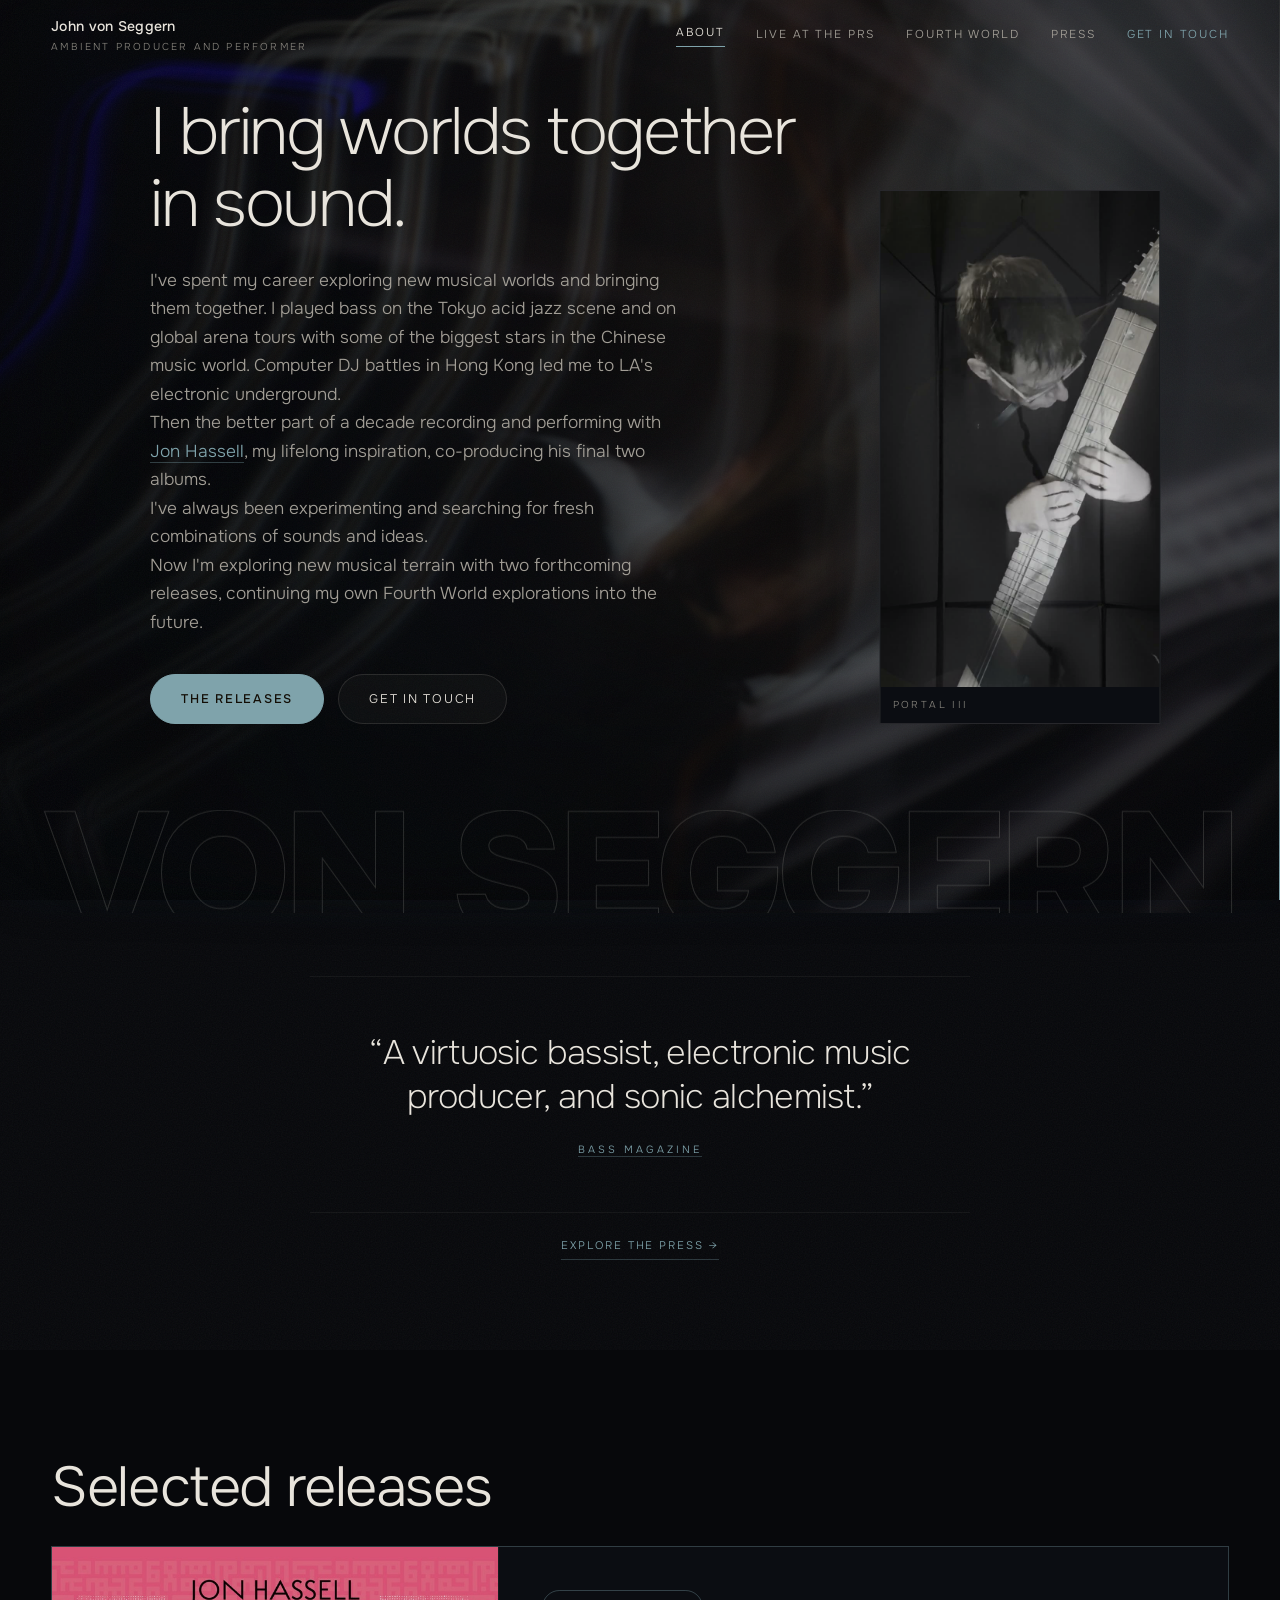
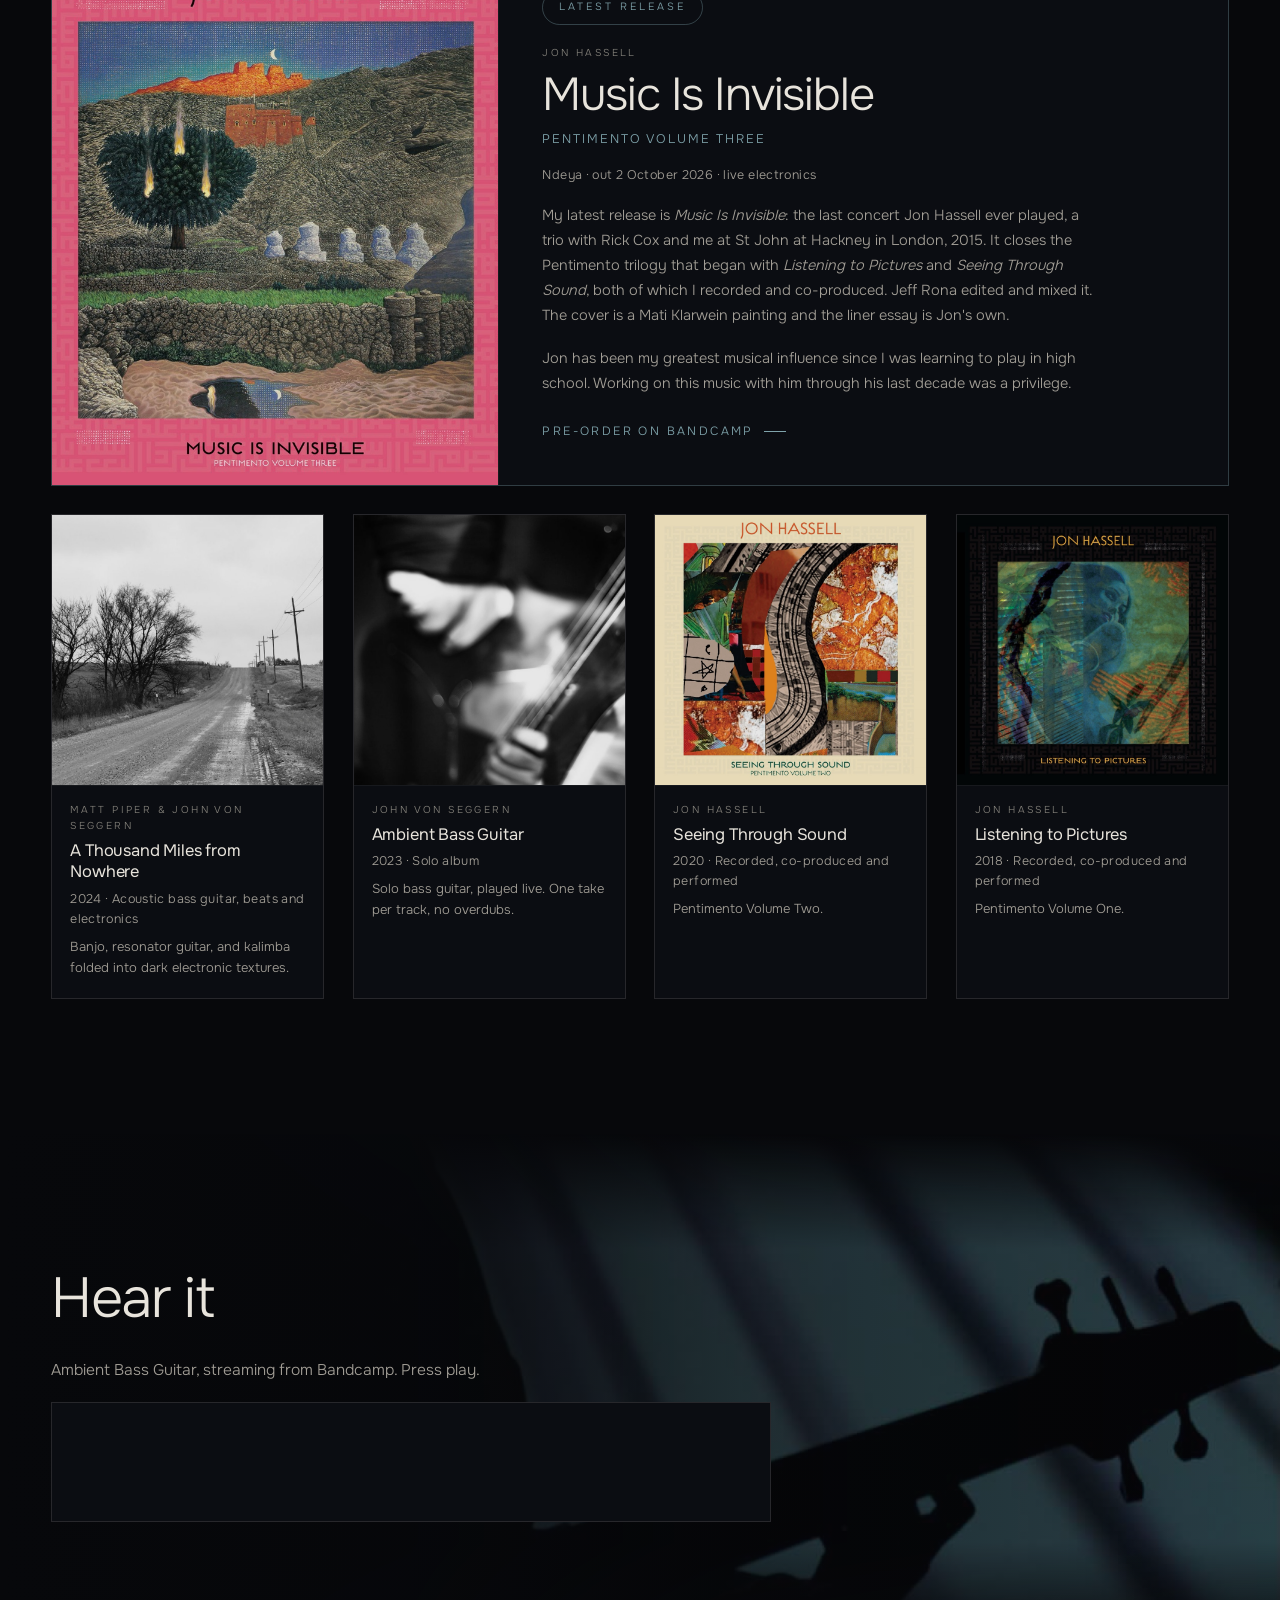
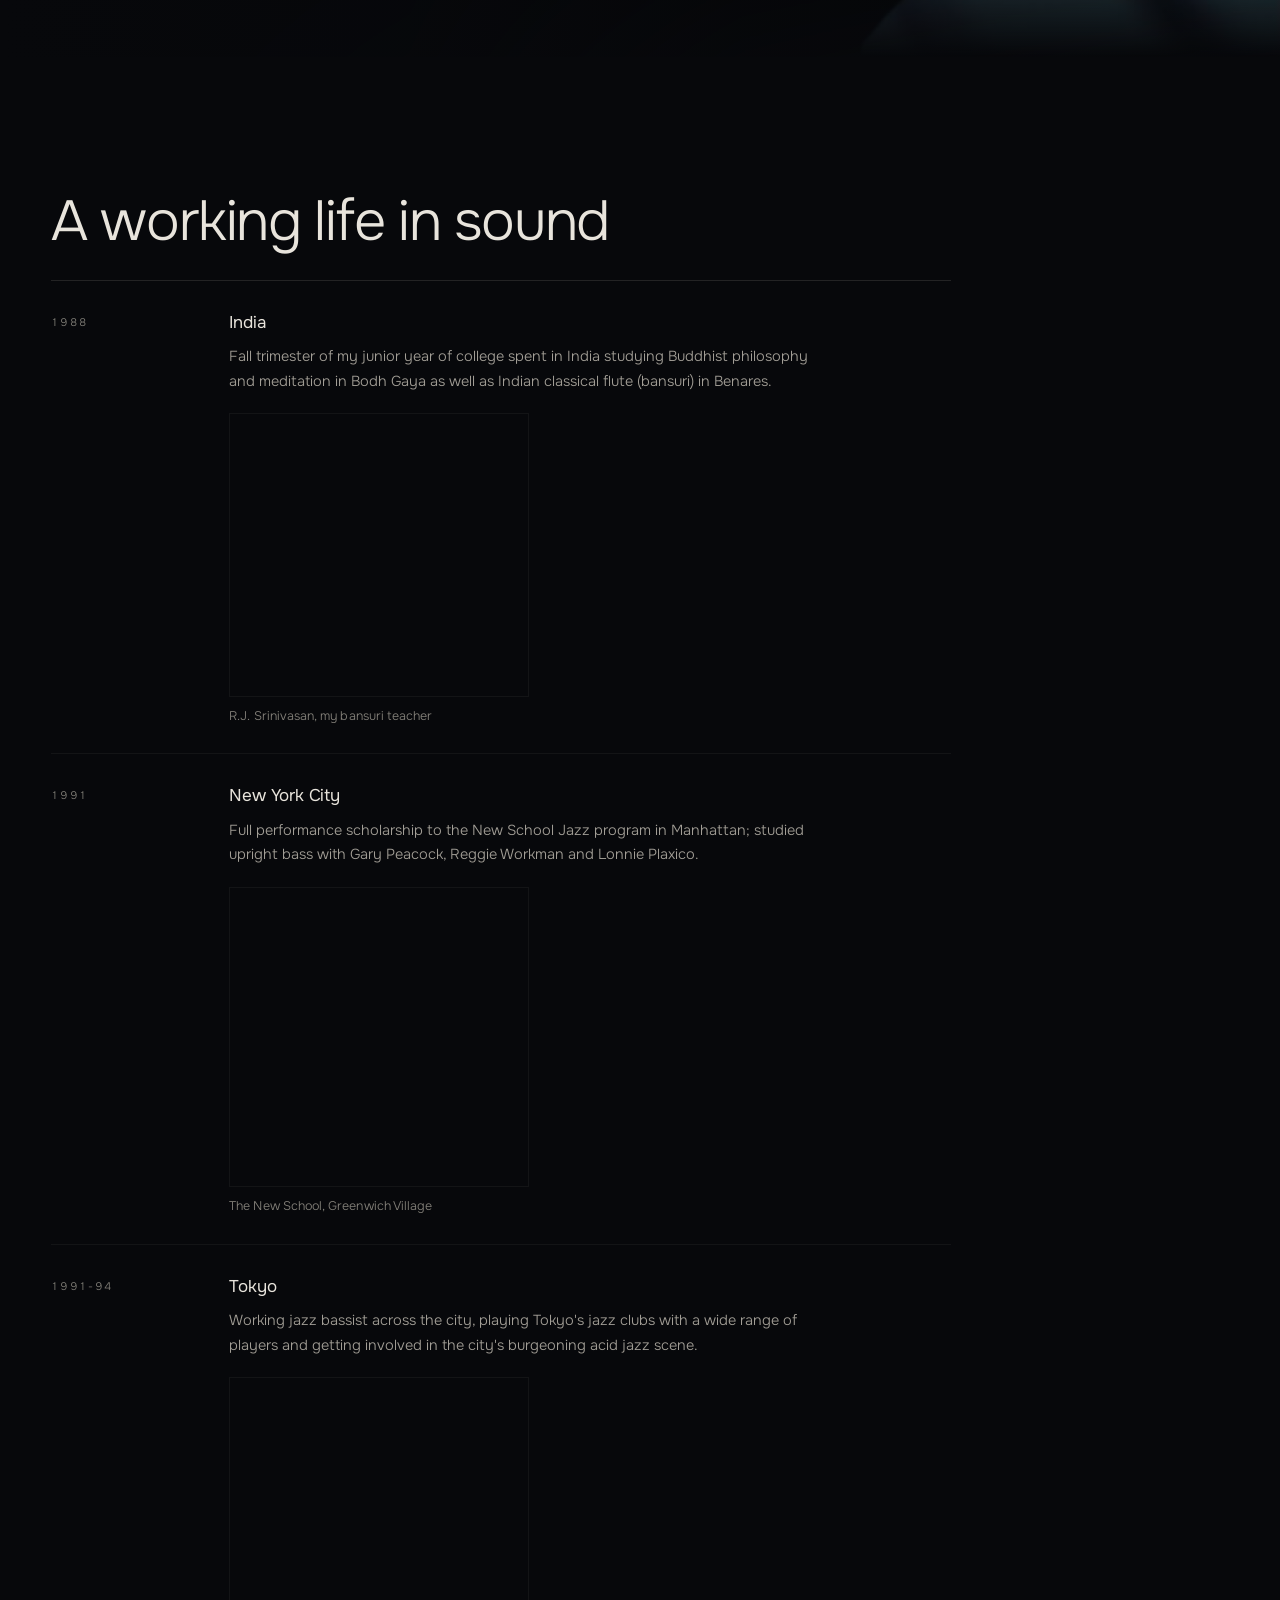
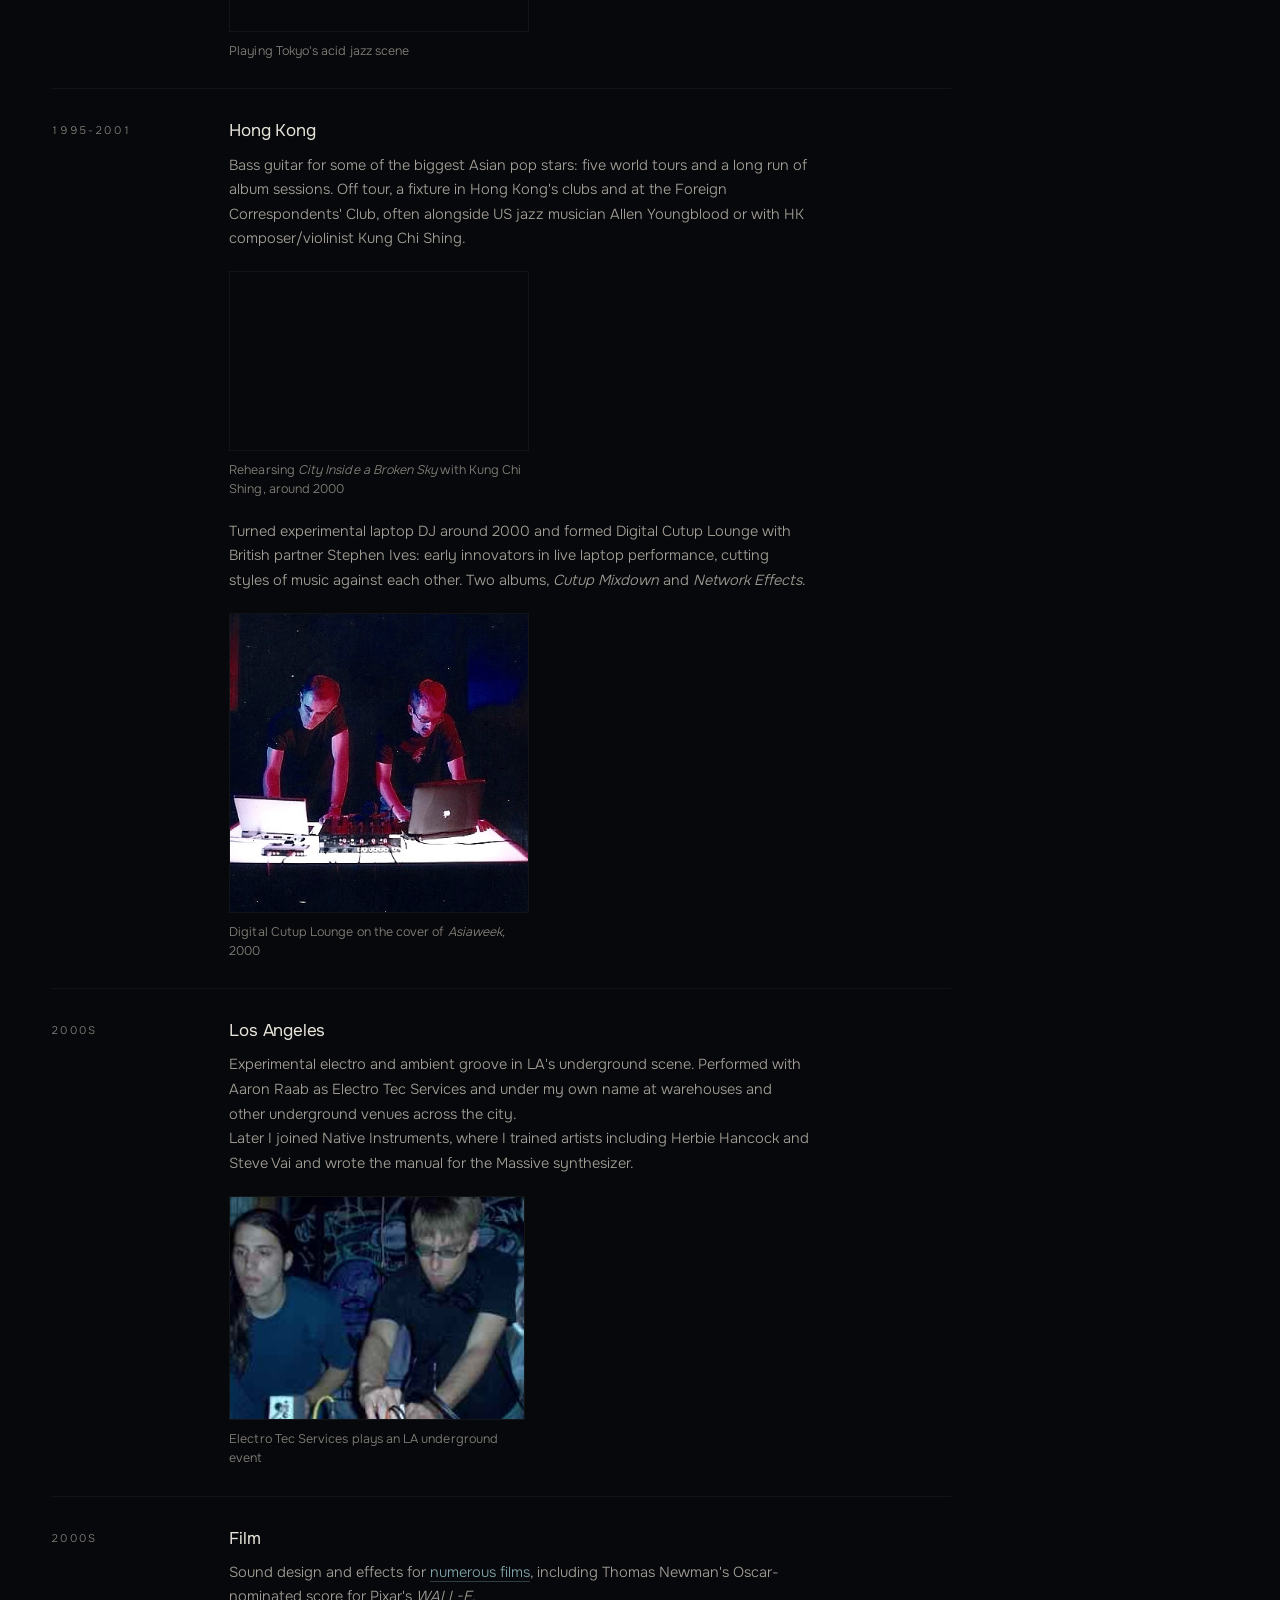
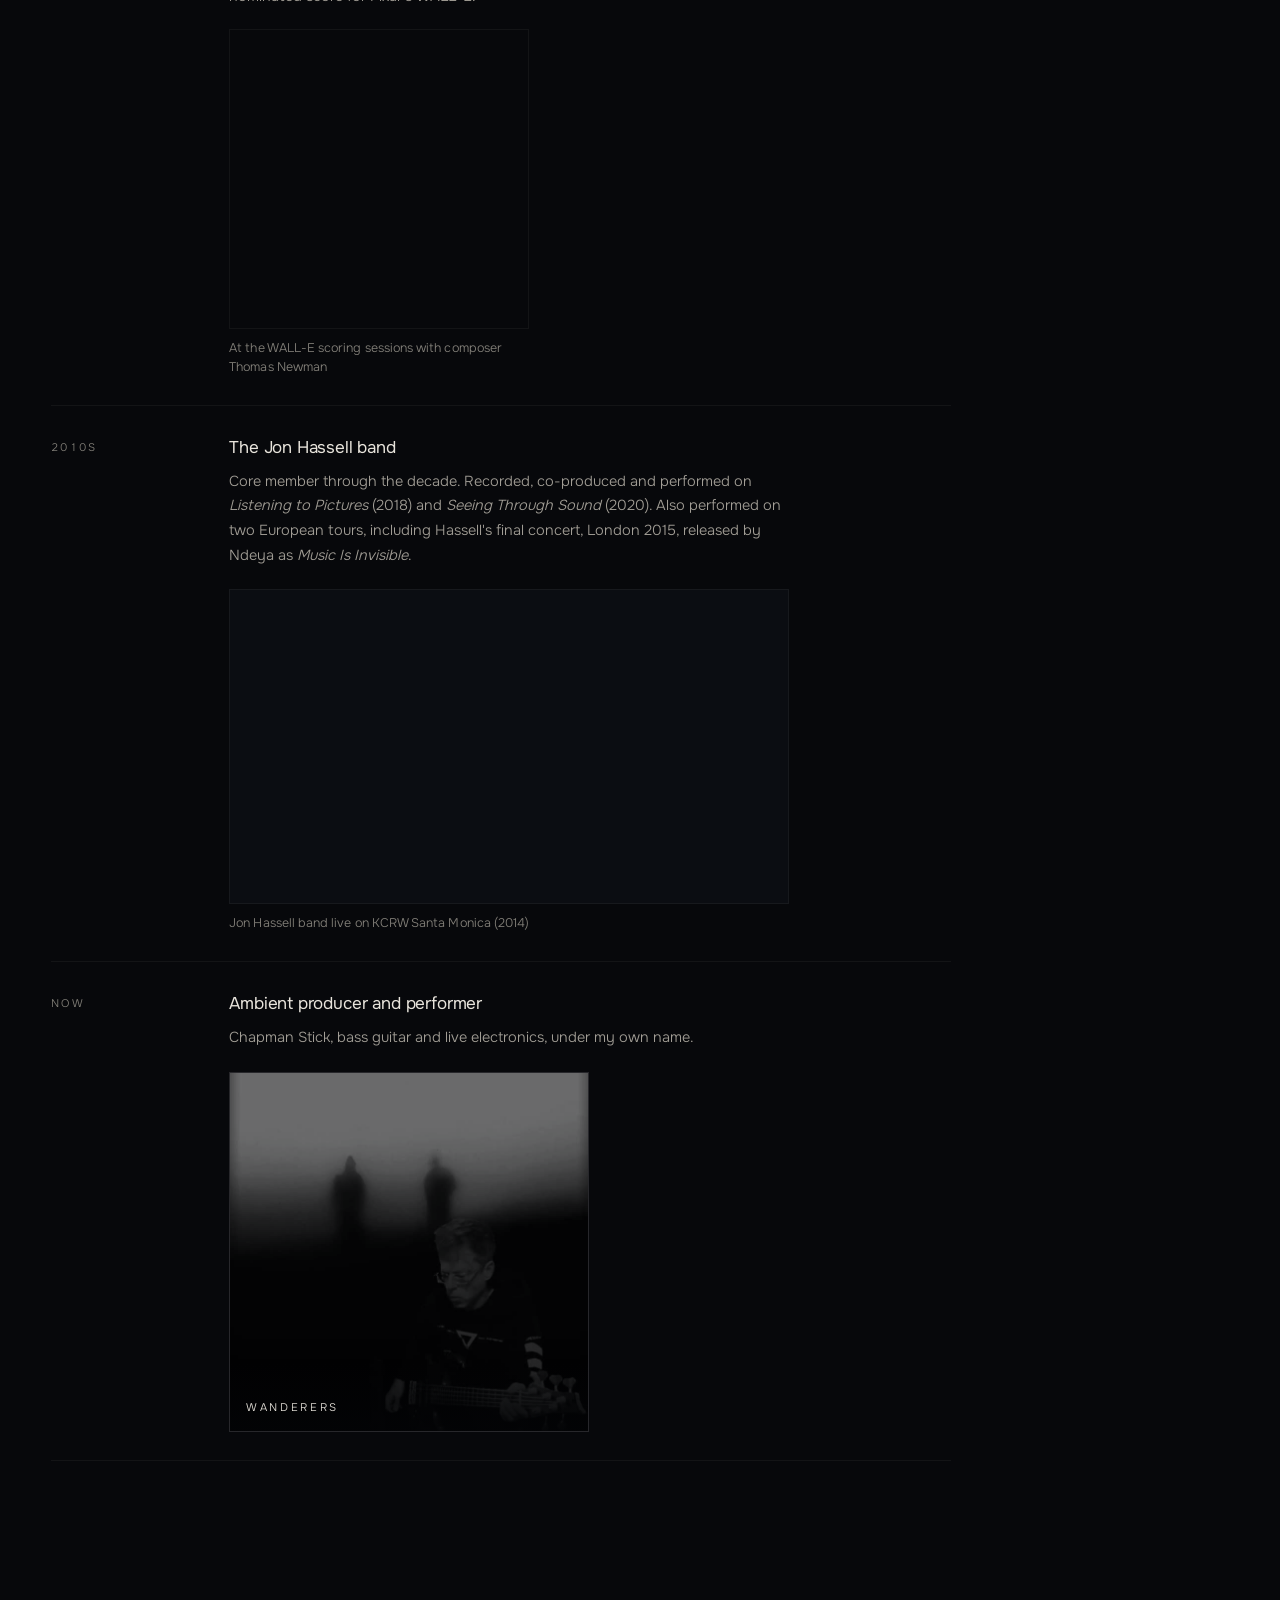
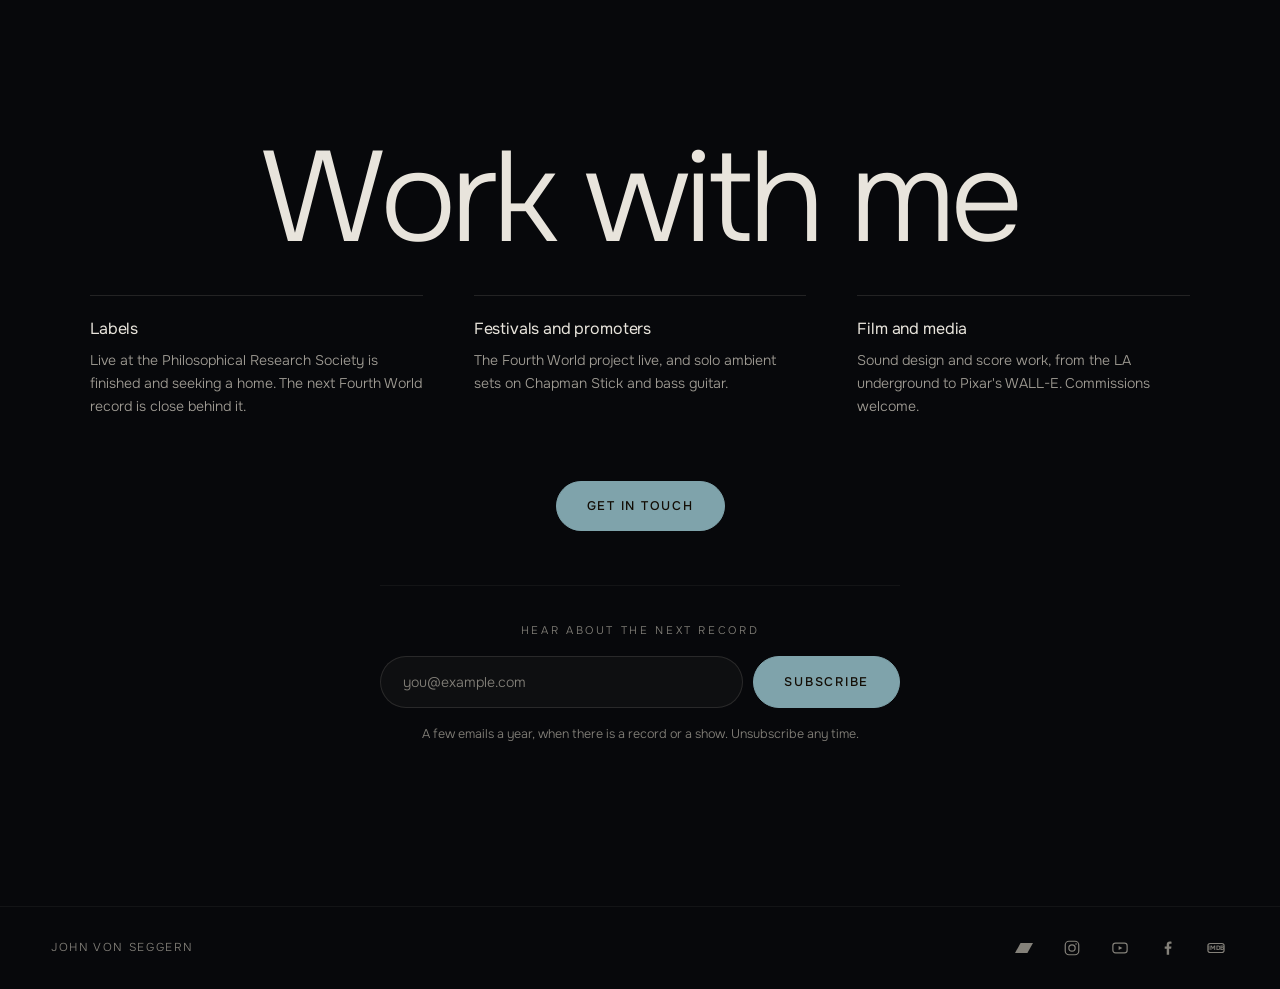
<file: index.html>
<!doctype html>
<html lang="en">
<!-- Text on this page is generated from copy/_shared.md + copy/index.md.
     Do not edit visible copy here; edit the Markdown, then: node build.js -->
<head>
<meta charset="utf-8">
<meta name="viewport" content="width=device-width, initial-scale=1">
<title data-copy="meta.title">John von Seggern - Ambient producer and performer</title>
<meta name="description" data-copy="meta.description" data-copy-attrs="content" content="John von Seggern: ambient producer and performer. Recorded and co-produced Jon Hassell's final two albums, sound design for Pixar's WALL-E, and a life in LA's electronic underground.">

<meta property="og:type" content="website">
<meta property="og:title" data-copy="meta.og.title" data-copy-attrs="content" content="John von Seggern">
<meta property="og:description" data-copy="meta.og.description" data-copy-attrs="content" content="Ambient producer and performer. A decade recording and performing with Jon Hassell. Worlds brought together in sound.">
<meta property="og:image" content="https://johnvonseggern.com/assets/web/img/prs-stage.jpg">
<meta property="og:image:width" content="2000">
<meta property="og:image:height" content="1363">
<meta property="og:image:alt" content="John von Seggern performing live with bass guitar and electronics">
<meta property="og:url" content="https://johnvonseggern.com/">
<meta name="twitter:card" content="summary_large_image">
<meta name="twitter:image" content="https://johnvonseggern.com/assets/web/img/prs-stage.jpg">
<meta name="twitter:image:alt" content="John von Seggern performing live with bass guitar and electronics">
<link rel="canonical" href="https://johnvonseggern.com/">
<meta name="theme-color" content="#07080b">

<link rel="preconnect" href="https://fonts.googleapis.com">
<link rel="preconnect" href="https://fonts.gstatic.com" crossorigin>
<link href="https://fonts.googleapis.com/css2?family=Onest:wght@200;300;400;500;600;800&display=swap" rel="stylesheet">
<link rel="stylesheet" href="css/site.css">
</head>
<body>

<!-- Atmospheric layers. Fixed, pointer-events-none, never inside a scrolling container. -->
<canvas id="fog" aria-hidden="true"></canvas>
<div class="vignette" aria-hidden="true"></div>
<div class="grain" aria-hidden="true"></div>

<a class="skip" href="#releases" data-copy="skip.label">Skip to content</a>

<header class="nav" id="nav">
  <a class="brand" href="index.html">
    <span class="brand-name" data-copy="brand.name">John von Seggern</span>
    <span class="brand-sub" data-copy="brand.sub">Ambient producer and performer</span>
  </a>
  <nav class="nav-links" aria-label="Pages">
    <a href="index.html" aria-current="page" data-copy="nav.about">About</a>
    <a href="prs.html" data-copy="nav.prs">Live at the PRS</a>
    <a href="fourth-world.html" data-copy="nav.fourthworld">Fourth World</a>
    <a href="press.html" data-copy="nav.press">Press</a>
    <a href="#contact" class="nav-cta" data-copy="nav.cta">Get in touch</a>
  </nav>
</header>

<div class="rail" aria-hidden="true"><i id="railfill"></i></div>

<main id="top">

  <!-- ── 01 HERO ─ who he is today, grounded in what he has done ───── -->
  <section class="hero" id="hero">
    <div class="hero-bg" aria-hidden="true">
      <img src="assets/web/img/strings.jpg" alt="" fetchpriority="high">
    </div>

    <div class="hero-inner">
      <h1 class="hero-h reveal" data-copy="hero.h1">
        I bring worlds together<br>
        in sound.
      </h1>
      <p class="hero-sub reveal" style="--d:.08s" data-copy="hero.sub">
        I've spent my career exploring new musical worlds and bringing them together. I played bass on the Tokyo acid jazz scene and on global arena tours with some of the biggest stars in the Chinese music world. Computer DJ battles in Hong Kong led me to LA's electronic underground.<br>
        Then the better part of a decade recording and performing with <a href="https://en.wikipedia.org/wiki/Jon_Hassell" target="_blank" rel="noopener">Jon Hassell</a>,
        my lifelong inspiration, co-producing his final two albums.<br>
        I've always been experimenting and searching for fresh combinations of sounds and ideas.<br>
        Now I'm exploring new musical terrain with two forthcoming releases, continuing my own Fourth World explorations into the future.
      </p>
      <div class="hero-cta reveal" style="--d:.16s">
        <a class="btn btn-primary" href="#releases" data-copy="hero.cta.primary">The releases</a>
        <a class="btn btn-ghost" href="#contact" data-copy="hero.cta.secondary">Get in touch</a>
      </div>
    </div>

    <!-- floating video tile, Kage-style. The inline loop is a silent encode;
         the lightbox (data-video) streams the full piece with sound. Portal
         III runs 42s, so the loop is the whole piece rather than an excerpt
         the way Portal II's was. It is encoded at crf 31, not the house 27:
         this is the one video that autoplays the moment the page opens, and
         the tile is capped at 281px wide (hidden entirely under 900px), so
         27 spent 1.2MB on detail that never reaches a screen. -->
    <button class="hero-tile reveal" style="--d:.22s" data-video="assets/web/video/portal-iii.mp4"
            data-title="Portal III" aria-label="Play Portal III video">
      <video muted loop playsinline preload="none"
             poster="assets/web/img/poster-portal-iii.jpg"
             src="assets/web/video/portal-iii-loop.mp4"></video>
      <span class="hero-tile-label" data-copy="hero.tile.label">Portal III</span>
    </button>

    <div class="wordmark" aria-hidden="true"><span id="wm">VON&nbsp;SEGGERN</span></div>
  </section>


  <!-- ── 01b PRESS ─ one outside voice, right after the hero's own
       account of itself and before the record shelf ──────────────── -->
  <section class="press" id="press">
    <figure class="press-quote reveal">
      <blockquote data-copy="press.bass.quote">&ldquo;A virtuosic bassist, electronic music producer, and sonic alchemist.&rdquo;</blockquote>
      <figcaption class="press-cite">
        <a href="https://bassmagazine.com/john-von-seggern-announces-upcoming-album-ambient-bass-guitar/"
           target="_blank" rel="noopener"><cite data-copy="press.bass.cite">Bass Magazine</cite></a>
      </figcaption>
    </figure>
    <a class="press-more" href="press.html" data-copy="press.more">Explore the press →</a>
  </section>


  <!-- ── 02 RELEASES ─ the curated shelf of past records ───────────── -->
  <section class="sec releases" id="releases">
    <h2 class="h2 reveal" data-copy="releases.h2">Selected releases</h2>

    <!-- Featured: the newest record, given the full width above the grid.
         Only ever one. When the next release lands, this one moves down
         into .rel-grid as an ordinary card. -->
    <a class="rel-feature reveal" href="https://jonhassell.bandcamp.com/album/music-is-invisible-pentimento-volume-three"
       rel="noopener" target="_blank">
      <span class="rel-feature-art">
        <img src="assets/web/img/cover-invisible.jpg"
             alt="Music Is Invisible cover: a Mati Klarwein painting of a hillside village under a crescent moon"
             loading="lazy">
      </span>
      <span class="rel-feature-meta">
        <span class="album-status" data-copy="rel.invisible.status">Latest release</span>
        <span class="rel-feature-artist" data-copy="rel.invisible.artist">Jon Hassell</span>
        <span class="rel-feature-title" data-copy="rel.invisible.title">Music Is Invisible</span>
        <span class="rel-feature-sub" data-copy="rel.invisible.sub">Pentimento Volume Three</span>
        <span class="rel-feature-role" data-copy="rel.invisible.role">Ndeya &middot; out 2 October 2026 &middot; live electronics</span>
        <span class="rel-feature-body" data-copy="rel.invisible.body1">
          My latest release is <em>Music Is Invisible</em>: the last concert Jon Hassell ever
          played, a trio with Rick Cox and me at St John at Hackney in London, 2015.
          It closes the Pentimento trilogy that began with <em>Listening to Pictures</em>
          and <em>Seeing Through Sound</em>, both of which I recorded and co-produced.
          Jeff Rona edited and mixed it. The cover is a Mati Klarwein painting and
          the liner essay is Jon's own.
        </span>
        <span class="rel-feature-body" data-copy="rel.invisible.body2">
          Jon has been my greatest musical influence since I was learning to play in
          high school. Working on this music with him through his last decade was a
          privilege.
        </span>
        <span class="rel-feature-cta" data-copy="rel.invisible.cta">Pre-order on Bandcamp</span>
      </span>
    </a>

    <!-- Reverse chronological. -->
    <div class="rel-grid">

      <a class="rel reveal" href="https://johnvon.bandcamp.com/album/a-thousand-miles-from-nowhere"
         rel="noopener" target="_blank">
        <span class="rel-art"><img src="assets/web/img/cover-tmfn.jpg" alt="" loading="lazy"></span>
        <span class="rel-meta">
          <span class="rel-artist" data-copy="rel.tmfn.artist">Matt Piper &amp; John von Seggern</span>
          <span class="rel-title" data-copy="rel.tmfn.title">A Thousand Miles from Nowhere</span>
          <span class="rel-role" data-copy="rel.tmfn.role">2024 &middot; Acoustic bass guitar, beats and electronics</span>
          <span class="rel-line" data-copy="rel.tmfn.line">
            Banjo, resonator guitar, and kalimba folded into dark electronic
            textures.
          </span>
        </span>
      </a>

      <a class="rel reveal" style="--d:.06s" href="https://johnvon.bandcamp.com/album/ambient-bass-guitar"
         rel="noopener" target="_blank">
        <span class="rel-art"><img src="assets/web/img/cover-abg.jpg" alt="" loading="lazy"></span>
        <span class="rel-meta">
          <span class="rel-artist" data-copy="rel.abg.artist">John von Seggern</span>
          <span class="rel-title" data-copy="rel.abg.title">Ambient Bass Guitar</span>
          <span class="rel-role" data-copy="rel.abg.role">2023 &middot; Solo album</span>
          <span class="rel-line" data-copy="rel.abg.line">Solo bass guitar, played live. One take per track, no overdubs.</span>
        </span>
      </a>

      <a class="rel reveal" style="--d:.12s"
         href="https://www.youtube.com/watch?v=nZeCZ1MTCkA&amp;list=OLAK5uy_lYxoY0qTlQonBW9faIrk0W-QDXne2gDJo&amp;index=2"
         rel="noopener" target="_blank">
        <span class="rel-art"><img src="assets/web/img/cover-seeing.jpg" alt="" loading="lazy"></span>
        <span class="rel-meta">
          <span class="rel-artist" data-copy="rel.seeing.artist">Jon Hassell</span>
          <span class="rel-title" data-copy="rel.seeing.title">Seeing Through Sound</span>
          <span class="rel-role" data-copy="rel.seeing.role">2020 &middot; Recorded, co-produced and performed</span>
          <span class="rel-line" data-copy="rel.seeing.line">Pentimento Volume Two.</span>
        </span>
      </a>

      <a class="rel reveal" style="--d:.18s"
         href="https://www.youtube.com/watch?v=08a_pqOjzc8&amp;list=OLAK5uy_nEiHeSC9v34qN7yXW-GhS_eXLv1ClhCdI&amp;index=2"
         rel="noopener" target="_blank">
        <span class="rel-art"><img src="assets/web/img/cover-listening.jpg" alt="" loading="lazy"></span>
        <span class="rel-meta">
          <span class="rel-artist" data-copy="rel.listening.artist">Jon Hassell</span>
          <span class="rel-title" data-copy="rel.listening.title">Listening to Pictures</span>
          <span class="rel-role" data-copy="rel.listening.role">2018 &middot; Recorded, co-produced and performed</span>
          <span class="rel-line" data-copy="rel.listening.line">Pentimento Volume One.</span>
        </span>
      </a>

    </div>
  </section>


  <!-- ── 03 HEAR IT ─ the music, playable without leaving ──────────── -->
  <section class="sec hear" id="listen">
    <div class="hear-bg" aria-hidden="true">
      <img src="assets/web/img/live-at-prs/7rv0197-jvs.jpg" alt="" loading="lazy">
    </div>
    <h2 class="h2 reveal" data-copy="hear.h2">Hear it</h2>
    <p class="body reveal" style="--d:.06s" data-copy="hear.sub">Ambient Bass Guitar, streaming from Bandcamp. Press play.</p>
    <div class="embed reveal" style="--d:.1s">
      <iframe title="Ambient Bass Guitar by John von Seggern, Bandcamp player"
              loading="lazy"
              src="https://bandcamp.com/EmbeddedPlayer/album=1179333122/size=large/bgcol=07080b/linkcol=7fa3ab/tracklist=false/artwork=small/transparent=true/"></iframe>
    </div>
  </section>


  <!-- ── 04 HISTORY ─ the career, curated for the picture John wants ── -->
  <section class="sec history" id="history">
    <h2 class="h2 reveal" data-copy="history.h2">A working life in sound</h2>
    <ol class="timeline">
      <li class="era reveal">
        <span class="era-when" data-copy="era.india.when">1988</span>
        <span class="era-what">
          <h3 data-copy="era.india.h3">India</h3>
          <p data-copy="era.india.p">
            Fall trimester of my junior year of college spent in India studying Buddhist
            philosophy and meditation in Bodh Gaya as well as Indian classical flute
            (bansuri) in Benares.
          </p>
          <div class="era-photos">
            <figure class="era-photo">
              <img src="assets/web/img/other/rj-srinivasan2.jpg"
                   alt="R.J. Srinivasan seated on the floor of a whitewashed room, playing a long bamboo flute, a bookshelf and small shrine niches behind him"
                   width="731" height="690" loading="lazy" decoding="async">
              <figcaption data-copy="era.india.caption.teacher">R.J. Srinivasan, my bansuri teacher</figcaption>
            </figure>
          </div>
        </span>
      </li>
      <li class="era reveal" style="--d:.04s">
        <span class="era-when" data-copy="era.study.when">1991</span>
        <span class="era-what">
          <h3 data-copy="era.study.h3">New York City</h3>
          <p data-copy="era.study.p">
            Full performance scholarship to the New School Jazz program in
            Manhattan; studied upright bass with Gary Peacock, Reggie Workman and
            Lonnie Plaxico.
          </p>
          <div class="era-photos">
            <figure class="era-photo">
              <img src="assets/web/img/other/newschooljazz.jpg"
                   alt="The New School's Arnold Hall seen from across the street, red banners for Mannes, Jazz and Drama hanging from its facade"
                   width="516" height="516" loading="lazy" decoding="async">
              <figcaption data-copy="era.study.caption">The New School, Greenwich Village</figcaption>
            </figure>
          </div>
        </span>
      </li>
      <li class="era reveal" style="--d:.08s">
        <span class="era-when" data-copy="era.tokyo.when">1991-94</span>
        <span class="era-what">
          <h3 data-copy="era.tokyo.h3">Tokyo</h3>
          <p data-copy="era.tokyo.p">
            Working jazz bassist across the city, playing Tokyo's jazz clubs with
            a wide range of players and getting involved in the city's burgeoning
            acid jazz scene.
          </p>
          <div class="era-photos">
            <figure class="era-photo">
              <img src="assets/web/img/other/andy-david-johnvon-acidjazz.jpg"
                   alt="A trio playing in a dark room: a saxophonist, a conga player, and John von Seggern on bass guitar"
                   width="719" height="609" loading="lazy" decoding="async">
              <figcaption data-copy="era.tokyo.caption">Playing Tokyo's acid jazz scene</figcaption>
            </figure>
          </div>
        </span>
      </li>
      <li class="era reveal" style="--d:.12s">
        <span class="era-when" data-copy="era.hk.when">1995-2001</span>
        <span class="era-what">
          <h3 data-copy="era.hk.h3">Hong Kong</h3>
          <p data-copy="era.hk.p">
            Bass guitar for some of the biggest Asian pop stars: five world tours
            and a long run of album sessions. Off tour, a fixture in Hong Kong's
            clubs and at the Foreign Correspondents' Club, often alongside US jazz
            musician Allen Youngblood or with HK composer/violinist Kung Chi Shing.
          </p>
          <div class="era-photos">
            <figure class="era-photo">
              <img src="assets/web/img/other/johnvon-with-kungchishing.jpg"
                   alt="Kung Chi Shing reading from a score while John von Seggern, bass guitar in hand, talks back across a rehearsal room"
                   width="993" height="594" loading="lazy" decoding="async">
              <figcaption data-copy="era.hk.caption.kung">Rehearsing <em>City Inside a Broken Sky</em> with Kung Chi Shing, around 2000</figcaption>
            </figure>
          </div>
          <p data-copy="era.hk.p2">
            Turned experimental laptop DJ around 2000 and formed Digital Cutup Lounge with
            British partner Stephen Ives: early innovators in live laptop performance, cutting
            styles of music against each other. Two albums, <em>Cutup Mixdown</em>
            and <em>Network Effects</em>.
          </p>
          <div class="era-photos">
            <figure class="era-photo">
              <img src="assets/web/img/other/dcl-asiaweek-cover.jpg"
                   alt="Two performers lit red and blue, bent over laptops and a mixer on a white table"
                   width="402" height="402" loading="lazy" decoding="async">
              <figcaption data-copy="era.hk.caption.asiaweek">Digital Cutup Lounge on the cover of <em>Asiaweek</em>, 2000</figcaption>
            </figure>
          </div>
        </span>
      </li>
      <li class="era reveal" style="--d:.16s">
        <span class="era-when" data-copy="era.la.when">2000s</span>
        <span class="era-what">
          <h3 data-copy="era.la.h3">Los Angeles</h3>
          <p data-copy="era.la.p">
            Experimental electro and ambient groove in LA's underground scene.
            Performed with Aaron Raab as Electro Tec Services and under my own name at warehouses and other underground venues across the city.<br>
            Later I joined Native Instruments, where I trained artists including
            Herbie Hancock and Steve Vai and wrote the manual for the Massive
            synthesizer.
          </p>
          <div class="era-photos">
            <figure class="era-photo" style="--nat:296px">
              <img src="assets/web/img/era-ets-warehouse.jpg"
                   alt="Two performers behind gear at a dark warehouse event, graffiti on the wall behind them"
                   width="296" height="224" loading="lazy" decoding="async">
              <figcaption>Electro Tec Services plays an LA underground event</figcaption>
            </figure>
          </div>
        </span>
      </li>
      <li class="era reveal" style="--d:.2s">
        <span class="era-when" data-copy="era.film.when">2000s</span>
        <span class="era-what">
          <h3 data-copy="era.film.h3">Film</h3>
          <p data-copy="era.film.p">
            Sound design and effects for <a href="https://www.imdb.com/name/nm3658645/" target="_blank" rel="noopener">numerous films</a>,
            including Thomas Newman's Oscar-nominated score for Pixar's <em>WALL-E</em>.
          </p>
          <div class="era-photos">
            <figure class="era-photo">
              <img src="assets/web/img/era-walle-newman.jpg"
                   alt="Thomas Newman standing in a scoring stage talking to John von Seggern, who is seated at a laptop and MIDI keyboard"
                   width="600" height="600" loading="lazy" decoding="async">
              <figcaption>At the WALL-E scoring sessions with composer Thomas Newman</figcaption>
            </figure>
          </div>
        </span>
      </li>
      <li class="era reveal" style="--d:.24s">
        <span class="era-when" data-copy="era.hassell.when">2010s</span>
        <span class="era-what">
          <h3 data-copy="era.hassell.h3">The Jon Hassell band</h3>
          <p data-copy="era.hassell.p">
            Core member through the decade. Recorded, co-produced and performed on
            <em>Listening to Pictures</em> (2018) and <em>Seeing Through Sound</em> (2020).
            Also performed on two European tours, including Hassell's final concert, London 2015, released by Ndeya as <em>Music Is Invisible</em>.
          </p>
          <figure class="era-video">
            <div class="frame">
              <iframe src="https://www.youtube-nocookie.com/embed/ZKNmQaoza5E"
                      title="Jon Hassell band live on KCRW Santa Monica, 2014"
                      loading="lazy"
                      allow="accelerometer; clipboard-write; encrypted-media; gyroscope; picture-in-picture; web-share"
                      referrerpolicy="strict-origin-when-cross-origin"
                      allowfullscreen></iframe>
            </div>
            <figcaption>Jon Hassell band live on KCRW Santa Monica (2014)</figcaption>
          </figure>
        </span>
      </li>
      <li class="era reveal" style="--d:.28s">
        <span class="era-when" data-copy="era.now.when">Now</span>
        <span class="era-what">
          <h3 data-copy="era.now.h3">Ambient producer and performer</h3>
          <p data-copy="era.now.p">Chapman Stick, bass guitar and live electronics, under my own name.</p>
          <!-- same deal as the hero tile: nothing but the poster loads until
               the clip scrolls into view, and the lightbox adds the sound. -->
          <button class="tile era-tile" data-video="assets/web/video/wanderers.mp4"
                  data-title="Wanderers" aria-label="Play Wanderers video">
            <video muted loop playsinline preload="none"
                   poster="assets/web/img/poster-wanderers.jpg"
                   src="assets/web/video/wanderers.mp4"></video>
            <span class="tile-label" data-copy="era.now.tile">Wanderers</span>
          </button>
        </span>
      </li>
    </ol>
  </section>


  <!-- ── 06 CONTACT ─ why to reach out ──────────────────────────────── -->
  <section class="sec listen" id="contact">
    <h2 class="h2 big reveal" data-copy="contact.h2">Work with me</h2>
    <div class="credits contact-grid">
      <div class="credit reveal" style="--d:.1s">
        <h3 data-copy="contact.labels.h3">Labels</h3>
        <p data-copy="contact.labels.p">
          Live at the Philosophical Research Society is finished and seeking a
          home. The next Fourth World record is close behind it.
        </p>
      </div>
      <div class="credit reveal" style="--d:.16s">
        <h3 data-copy="contact.fest.h3">Festivals and promoters</h3>
        <p data-copy="contact.fest.p">
          The Fourth World project live, and solo ambient sets on Chapman Stick
          and bass guitar.
        </p>
      </div>
      <div class="credit reveal" style="--d:.22s">
        <h3 data-copy="contact.film.h3">Film and media</h3>
        <p data-copy="contact.film.p">
          Sound design and score work, from the LA underground to Pixar's WALL-E.
          Commissions welcome.
        </p>
      </div>
    </div>
    <div class="listen-cta reveal" style="--d:.26s">
      
      <a class="btn btn-primary" href="mailto:johnvon23@gmail.com" data-copy="contact.cta.primary">Get in touch</a>
    </div>
  
    <!-- ── mailing list ─ posts straight to Buttondown, no backend here.
         The action URL is the ONLY thing to change when the list moves;
         it is repeated on all three pages, so swap it with:
           ./scripts/set-signup-endpoint.sh '<url>'
         Until it is set, site.js disables the form so nothing can post
         into the void (same idea as .player.is-broken). ─────────────── -->
    <form class="signup reveal" style="--d:.32s" data-signup
          action="https://buttondown.com/api/emails/embed-subscribe/johnvon23" method="post" target="_blank">
      <label class="signup-label" for="signup-email" data-copy="signup.label">Hear about the next record</label>
      <div class="signup-row">
        <input class="signup-input" id="signup-email" type="email" name="email"
               required autocomplete="email" spellcheck="false"
               data-copy="signup.placeholder" data-copy-attrs="placeholder"
               placeholder="you@example.com">
        <input type="hidden" name="embed" value="1">
        <button class="btn btn-primary" type="submit" data-copy="signup.button">Subscribe</button>
      </div>
      <p class="signup-note" data-copy="signup.note">A few emails a year, when there is a record or a show. Unsubscribe any time.</p>
    </form>
  </section>

</main>

<footer class="foot">
  <span data-copy="foot.name">John von Seggern</span>
  <nav class="foot-icons" aria-label="Elsewhere">
    <a href="https://johnvon.bandcamp.com" rel="noopener" aria-label="Bandcamp" title="Bandcamp" target="_blank">
      <svg viewBox="0 0 24 24" width="18" height="18" fill="currentColor" aria-hidden="true"><path d="M0 18.75l7.437-13.5H24l-7.438 13.5H0z"/></svg>
    </a>
    <a href="https://www.instagram.com/johnvon/" rel="noopener" aria-label="Instagram" title="Instagram" target="_blank">
      <svg viewBox="0 0 24 24" width="18" height="18" fill="none" stroke="currentColor" stroke-width="1.6" aria-hidden="true"><rect x="3" y="3" width="18" height="18" rx="5"/><circle cx="12" cy="12" r="4.2"/><circle cx="17.4" cy="6.6" r="1.1" fill="currentColor" stroke="none"/></svg>
    </a>
    <a href="https://www.youtube.com/@JohnvonSeggern23" rel="noopener" aria-label="YouTube" title="YouTube" target="_blank">
      <svg viewBox="0 0 24 24" width="18" height="18" fill="none" stroke="currentColor" stroke-width="1.6" aria-hidden="true"><rect x="2.5" y="5.5" width="19" height="13" rx="3.5"/><path d="M10.2 9.4l5 2.6-5 2.6z" fill="currentColor" stroke="none"/></svg>
    </a>
    <a href="https://www.facebook.com/johnvonseggern/" rel="noopener" aria-label="Facebook" title="Facebook" target="_blank">
      <svg viewBox="0 0 24 24" width="18" height="18" fill="currentColor" aria-hidden="true"><path d="M13.5 21v-8h2.7l.4-3.1h-3.1V7.9c0-.9.25-1.5 1.55-1.5h1.65V3.6c-.29-.04-1.27-.12-2.41-.12-2.38 0-4.014 1.454-4.014 4.124V9.9H7.6V13h2.675v8z"/></svg>
    </a>
    <!-- IMDb as a monochrome wordmark in the same box as the YouTube glyph,
         so the row stays one visual family instead of importing a logo -->
    <a href="https://www.imdb.com/name/nm3658645/" rel="noopener" aria-label="IMDb" title="IMDb" target="_blank">
      <svg viewBox="0 0 24 24" width="18" height="18" fill="none" stroke="currentColor" stroke-width="1.5" aria-hidden="true"><rect x="1.2" y="6" width="21.6" height="12" rx="3"/><text x="12" y="14.9" text-anchor="middle" font-family="Onest, system-ui, sans-serif" font-size="8.4" font-weight="700" letter-spacing="-.5" fill="currentColor" stroke="none">IMDb</text></svg>
    </a>
  </nav>
</footer>

<!-- video lightbox -->
<dialog id="lightbox" class="lightbox">
  <button class="lightbox-close" id="lightboxClose" aria-label="Close">Close</button>
  <video id="lightboxVideo" controls playsinline></video>
  <p class="lightbox-title" id="lightboxTitle"></p>
</dialog>

<script src="js/site.js" defer></script>
</body>
</html>
</file>
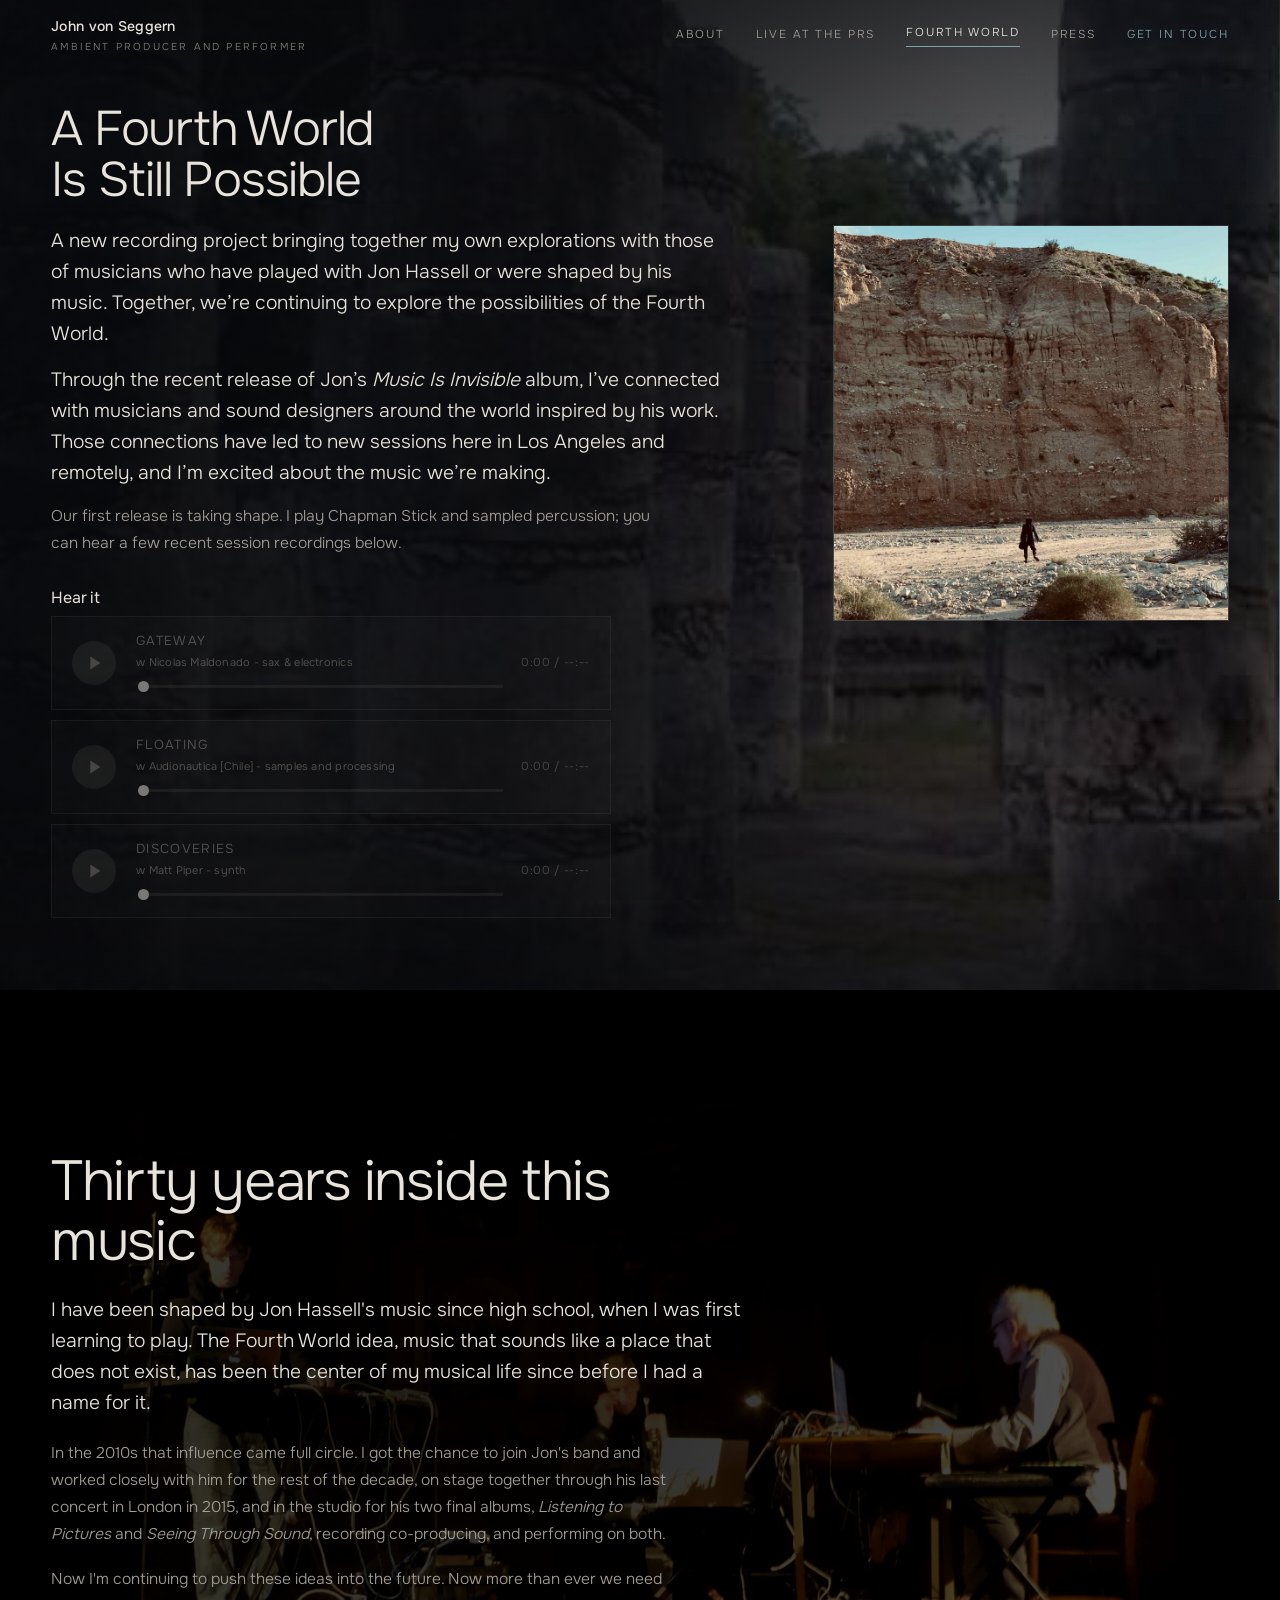
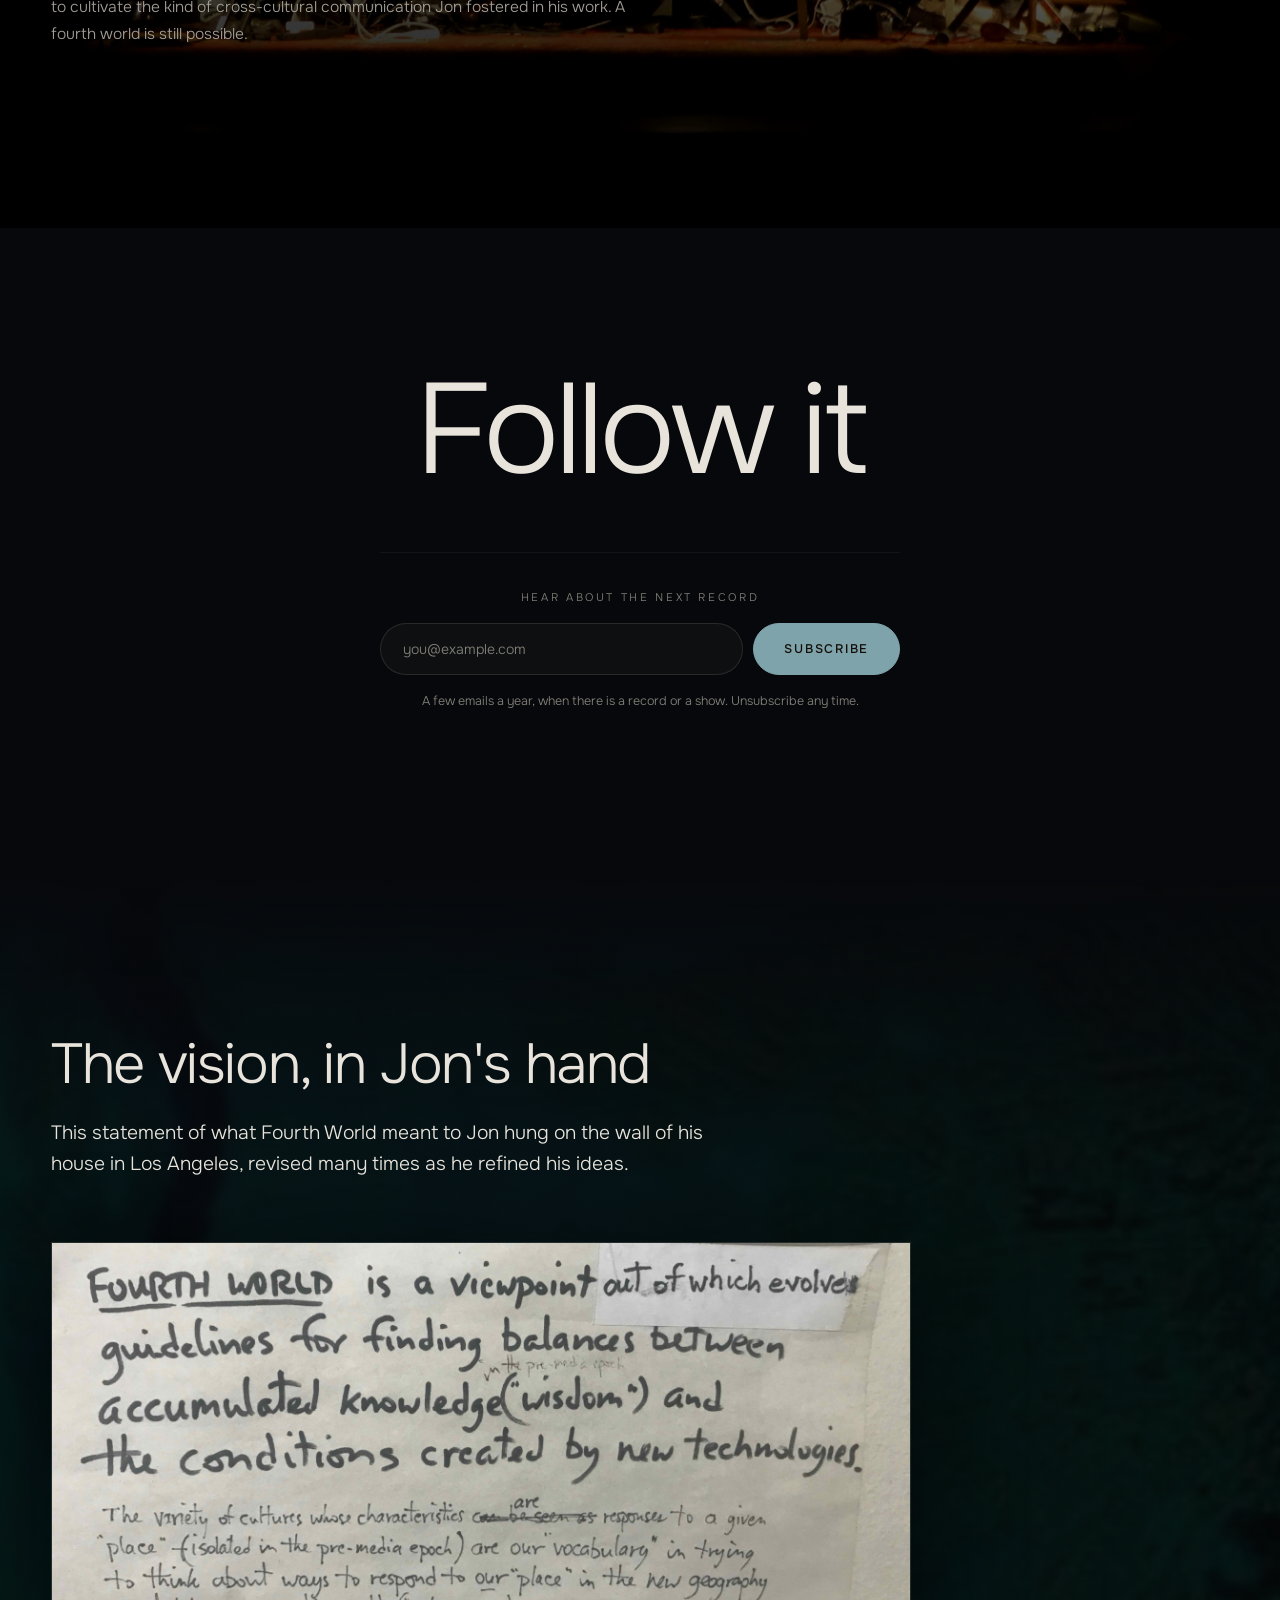
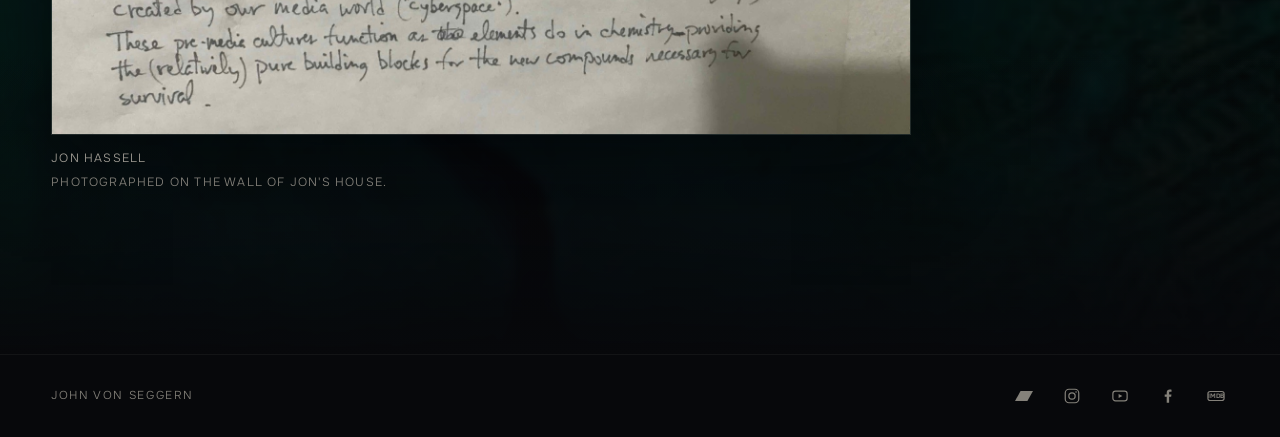
<file: fourth-world.html>
<!doctype html>
<html lang="en">
<!-- Text on this page is generated from copy/_shared.md + copy/fourth-world.md.
     Do not edit visible copy here; edit the Markdown, then: node build.js -->
<head>
<meta charset="utf-8">
<meta name="viewport" content="width=device-width, initial-scale=1">
<title data-copy="meta.title">A Fourth World Is Still Possible - John von Seggern</title>
<meta name="description" data-copy="meta.description" data-copy-attrs="content" content="A new recording project by John von Seggern, exploring the Fourth World with musicians who played with Jon Hassell or were shaped by his music. Hear early sessions.">

<meta property="og:type" content="website">
<meta property="og:title" data-copy="meta.og.title" data-copy-attrs="content" content="A Fourth World Is Still Possible - John von Seggern">
<meta property="og:description" data-copy="meta.og.description" data-copy-attrs="content" content="John von Seggern joins musicians who played with Jon Hassell or were shaped by his music to explore the possibilities of the Fourth World. Hear recent sessions from the new recording project as its first release takes shape.">
<meta property="og:image" content="https://johnvonseggern.com/assets/web/img/jvs/jvs-at-cliff.jpg">
<meta property="og:image:width" content="1800">
<meta property="og:image:height" content="1800">
<meta property="og:image:alt" content="John von Seggern at the foot of a desert cliff">
<meta property="og:url" content="https://johnvonseggern.com/fourth-world.html">
<meta name="twitter:card" content="summary">
<meta name="twitter:title" data-copy="meta.og.title" data-copy-attrs="content" content="A Fourth World Is Still Possible - John von Seggern">
<meta name="twitter:description" data-copy="meta.og.description" data-copy-attrs="content" content="John von Seggern joins musicians who played with Jon Hassell or were shaped by his music to explore the possibilities of the Fourth World. Hear recent sessions from the new recording project as its first release takes shape.">
<meta name="twitter:image" content="https://johnvonseggern.com/assets/web/img/jvs/jvs-at-cliff.jpg">
<meta name="twitter:image:alt" content="John von Seggern at the foot of a desert cliff">
<link rel="canonical" href="https://johnvonseggern.com/fourth-world.html">
<meta name="theme-color" content="#07080b">

<link rel="preconnect" href="https://fonts.googleapis.com">
<link rel="preconnect" href="https://fonts.gstatic.com" crossorigin>
<link href="https://fonts.googleapis.com/css2?family=Onest:wght@200;300;400;500;600;800&display=swap" rel="stylesheet">
<link rel="stylesheet" href="css/site.css?v=fourth-world-credits-2">
</head>
<body>

<canvas id="fog" aria-hidden="true"></canvas>
<div class="vignette" aria-hidden="true"></div>
<div class="grain" aria-hidden="true"></div>

<a class="skip" href="#record" data-copy="skip.label">Skip to content</a>

<header class="nav" id="nav">
  <a class="brand" href="index.html">
    <span class="brand-name" data-copy="brand.name">John von Seggern</span>
    <span class="brand-sub" data-copy="brand.sub">Ambient producer and performer</span>
  </a>
  <nav class="nav-links" aria-label="Pages">
    <a href="index.html" data-copy="nav.about">About</a>
    <a href="prs.html" data-copy="nav.prs">Live at the PRS</a>
    <a href="fourth-world.html" aria-current="page" data-copy="nav.fourthworld">Fourth World</a>
    <a href="press.html" data-copy="nav.press">Press</a>
    <a href="#contact" class="nav-cta" data-copy="nav.cta">Get in touch</a>
  </nav>
</header>

<div class="rail" aria-hidden="true"><i id="railfill"></i></div>

<main id="top">

  <!-- ── the record ─ title, prose, credits, cover, over the columns.
       Same shape as the opener on prs.html. This is the camera original:
       a pre-darkened grade was tried here and lost the columns, so the
       .page-open scrim does the darkening on its own and the photograph
       keeps its detail. The source is small (640px on its long edge),
       which is the other reason it stays subdued: it reads as texture
       behind the copy rather than as detail. ───────────────────────── -->
  <section class="album page-open fourth-world-open" id="record">
    <div class="album-bg" aria-hidden="true">
      <img src="assets/web/img/backgrounds/stone-columns.jpg" alt="" fetchpriority="high">
    </div>
    <div class="album-inner">
      <h1 class="h2 page-title reveal" style="--d:.06s" data-copy="head.h1">
        A Fourth World<br>
        Is Still Possible
      </h1>

      <div class="album-grid">
        <div class="album-body">
          <!-- opening copy in two paragraphs, followed by the release note -->
          <p class="lede reveal" style="--d:.1s" data-copy="record.lede">A new recording project bringing together my own explorations with those of musicians who have played with Jon Hassell or were shaped by his music. Together, we’re continuing to explore the possibilities of the Fourth World.</p>
          <p class="lede reveal" style="--d:.14s" data-copy="record.sessions">Through the recent release of Jon’s <em>Music Is Invisible</em> album, I’ve connected with musicians and sound designers around the world inspired by his work. Those connections have led to new sessions here in Los Angeles and remotely, and I’m excited about the music we’re making.</p>
          <p class="body reveal" style="--d:.18s" data-copy="record.body">Our first release is taking shape. I play Chapman Stick and sampled percussion; you can hear a few recent session recordings below.</p>

          <div class="demo reveal" style="--d:.22s">
            <h2 data-copy="demo.h2">Hear it</h2>

            <!-- same player as prs.html, once per track. Files are the
                 original masters, copied as-is from assets/sound/ (John's
                 rule: never re-encode, it degrades the quality). site.js
                 pauses the others when one starts, so the stack behaves
                 like a track list without any extra wiring. -->
            <figure class="player" data-player>
              <audio preload="metadata" src="assets/web/audio/gateway.m4a"></audio>

              <button class="player-toggle" type="button" aria-label="Play">
                <svg class="i-play" viewBox="0 0 24 24" aria-hidden="true"><path d="M8 5v14l11-7z"/></svg>
                <svg class="i-pause" viewBox="0 0 24 24" aria-hidden="true"><path d="M7 5h3.2v14H7zm6.8 0H17v14h-3.2z"/></svg>
              </button>

              <div class="player-main">
                <figcaption class="player-title">
                  <span class="player-track-name" data-copy="demo.track.gateway">GATEWAY</span>
                  <span class="player-credit" data-copy="demo.credit.gateway">w Nicolas Maldonado - sax &amp; electronics</span>
                </figcaption>
                <input class="player-scrub" type="range" min="0" max="1000" value="0" step="1"
                       aria-label="Seek within the track">
              </div>

              <span class="player-time"><span class="t-now">0:00</span> / <span class="t-dur">--:--</span></span>
            </figure>

            <figure class="player" data-player>
              <audio preload="metadata" src="assets/web/audio/floating.m4a"></audio>

              <button class="player-toggle" type="button" aria-label="Play">
                <svg class="i-play" viewBox="0 0 24 24" aria-hidden="true"><path d="M8 5v14l11-7z"/></svg>
                <svg class="i-pause" viewBox="0 0 24 24" aria-hidden="true"><path d="M7 5h3.2v14H7zm6.8 0H17v14h-3.2z"/></svg>
              </button>

              <div class="player-main">
                <figcaption class="player-title">
                  <span class="player-track-name" data-copy="demo.track.floating">FLOATING</span>
                  <span class="player-credit" data-copy="demo.credit.floating">w Audionautica [Chile] - samples and processing</span>
                </figcaption>
                <input class="player-scrub" type="range" min="0" max="1000" value="0" step="1"
                       aria-label="Seek within the track">
              </div>

              <span class="player-time"><span class="t-now">0:00</span> / <span class="t-dur">--:--</span></span>
            </figure>

            <figure class="player" data-player>
              <audio preload="metadata" src="assets/web/audio/discoveries.m4a"></audio>

              <button class="player-toggle" type="button" aria-label="Play">
                <svg class="i-play" viewBox="0 0 24 24" aria-hidden="true"><path d="M8 5v14l11-7z"/></svg>
                <svg class="i-pause" viewBox="0 0 24 24" aria-hidden="true"><path d="M7 5h3.2v14H7zm6.8 0H17v14h-3.2z"/></svg>
              </button>

              <div class="player-main">
                <figcaption class="player-title">
                  <span class="player-track-name" data-copy="demo.track.discoveries">DISCOVERIES</span>
                  <span class="player-credit" data-copy="demo.credit.discoveries">w Matt Piper - synth</span>
                </figcaption>
                <input class="player-scrub" type="range" min="0" max="1000" value="0" step="1"
                       aria-label="Seek within the track">
              </div>

              <span class="player-time"><span class="t-now">0:00</span> / <span class="t-dur">--:--</span></span>
            </figure>
          </div>
        </div>

        <figure class="album-art reveal" style="--d:.1s">
          <!-- the only image above the fold on this page, so it loads eagerly -->
          <img src="assets/web/img/jvs/jvs-at-cliff.jpg" fetchpriority="high"
               alt="John von Seggern standing at the foot of a towering desert cliff">
        </figure>
      </div>
    </div>
  </section>


  <!-- ── the story ─ on its own photograph, below the fold. Framed, not
       cropped: this is a documentary shot of the band and the players at
       the edges of the frame matter. ───────────────────────────────── -->
  <section class="album album-framed" id="story">
    <div class="album-bg" aria-hidden="true">
      <img src="assets/web/img/hassell-live-london.jpg" alt="" loading="lazy">
    </div>
    <div class="album-inner">
      <div class="album-prose">
        <h2 class="h2 reveal" data-copy="story.h2">Thirty years inside this music</h2>
        <p class="lede reveal" style="--d:.06s" data-copy="story.lede">I have been shaped by Jon Hassell's music since high school, when I was first learning to play. The Fourth World idea, music that sounds like a place that does not exist, has been the center of my musical life since before I had a name for it.</p>
        <p class="body reveal" style="--d:.1s" data-copy="story.body">
          In the 2010s that influence came full circle. I got the chance to join Jon's
          band and worked closely with him for the rest of the decade, on stage together through his last concert in London in 2015, and in the studio for his two final
          albums, <em>Listening to Pictures</em> and <em>Seeing Through Sound</em>, recording
          co-producing, and performing on both.
        </p>
        <p class="body reveal" style="--d:.14s" data-copy="story.body2">Now I'm continuing to push these ideas into the future. Now more than ever we need to cultivate the kind of cross-cultural communication Jon fostered in his work. A fourth world is still possible.</p>
      </div>
    </div>
  </section>


  <!-- ── contact ───────────────────────────────────────────────────── -->
  <section class="sec listen" id="contact">
    <h2 class="h2 big reveal" data-copy="contact.h2">Follow it</h2>
  
    <!-- ── mailing list ─ posts straight to Buttondown, no backend here.
         The action URL is the ONLY thing to change when the list moves;
         it is repeated on all three pages, so swap it with:
           ./scripts/set-signup-endpoint.sh '<url>'
         Until it is set, site.js disables the form so nothing can post
         into the void (same idea as .player.is-broken). ─────────────── -->
    <form class="signup reveal" style="--d:.32s" data-signup
          action="https://buttondown.com/api/emails/embed-subscribe/johnvon23" method="post" target="_blank">
      <label class="signup-label" for="signup-email" data-copy="signup.label">Hear about the next record</label>
      <div class="signup-row">
        <input class="signup-input" id="signup-email" type="email" name="email"
               required autocomplete="email" spellcheck="false"
               data-copy="signup.placeholder" data-copy-attrs="placeholder"
               placeholder="you@example.com">
        <input type="hidden" name="embed" value="1">
        <button class="btn btn-primary" type="submit" data-copy="signup.button">Subscribe</button>
      </div>
      <p class="signup-note" data-copy="signup.note">A few emails a year, when there is a record or a show. Unsubscribe any time.</p>
    </form>
  </section>


  <!-- ── the vision ─ Jon's handwritten definition of Fourth World,
       photographed on the wall of his house. The blockquote is the
       verbatim transcription; the photograph is the artifact itself,
       shown whole below it.

       Behind it, the Possible Musics cover: the record that named the
       idea, under the sheet of paper that defines it. It is already
       dark and low-contrast, and its blue-green is close to the site's
       accent, so the standard .album-bg treatment is all it needs.

       Last on the page, after the contact block, on purpose: the page
       makes its own case first and closes on Jon's words. ──────────── -->
  <section class="album" id="vision">
    <div class="album-bg" aria-hidden="true">
      <img src="assets/web/img/backgrounds/possible-musics.jpg" alt="" loading="lazy">
    </div>
    <div class="album-inner">
      <div class="album-prose">
        <h2 class="h2 reveal" data-copy="vision.h2">The vision, in Jon's hand</h2>
        <p class="lede reveal" style="--d:.06s" data-copy="vision.intro">This statement of what Fourth World meant to Jon hung on the wall of his house in Los Angeles, revised many times as he refined his ideas.</p>
      </div>

      <!-- the transcription used to sit above this as a blockquote; with
           the words gone the photograph is the quotation, so it carries
           the attribution and the caption itself -->
      <figure class="vision-photo reveal" style="--d:.14s">
        <img src="assets/web/img/other/fourthworld.jpg" loading="lazy"
             alt="A sheet of paper handwritten in black marker, headed FOURTH WORLD, defining it as a viewpoint out of which evolve guidelines for finding balances between accumulated knowledge and the conditions created by new technologies">
        <figcaption>
          <cite class="vision-cite" data-copy="vision.attribution">Jon Hassell</cite>
          <span data-copy="vision.figcaption">Photographed on the wall of Jon's house.</span>
        </figcaption>
      </figure>
    </div>
  </section>

</main>

<footer class="foot">
  <span data-copy="foot.name">John von Seggern</span>
  <nav class="foot-icons" aria-label="Elsewhere">
    <a href="https://johnvon.bandcamp.com" rel="noopener" aria-label="Bandcamp" title="Bandcamp" target="_blank">
      <svg viewBox="0 0 24 24" width="18" height="18" fill="currentColor" aria-hidden="true"><path d="M0 18.75l7.437-13.5H24l-7.438 13.5H0z"/></svg>
    </a>
    <a href="https://www.instagram.com/johnvon/" rel="noopener" aria-label="Instagram" title="Instagram" target="_blank">
      <svg viewBox="0 0 24 24" width="18" height="18" fill="none" stroke="currentColor" stroke-width="1.6" aria-hidden="true"><rect x="3" y="3" width="18" height="18" rx="5"/><circle cx="12" cy="12" r="4.2"/><circle cx="17.4" cy="6.6" r="1.1" fill="currentColor" stroke="none"/></svg>
    </a>
    <a href="https://www.youtube.com/@JohnvonSeggern23" rel="noopener" aria-label="YouTube" title="YouTube" target="_blank">
      <svg viewBox="0 0 24 24" width="18" height="18" fill="none" stroke="currentColor" stroke-width="1.6" aria-hidden="true"><rect x="2.5" y="5.5" width="19" height="13" rx="3.5"/><path d="M10.2 9.4l5 2.6-5 2.6z" fill="currentColor" stroke="none"/></svg>
    </a>
    <a href="https://www.facebook.com/johnvonseggern/" rel="noopener" aria-label="Facebook" title="Facebook" target="_blank">
      <svg viewBox="0 0 24 24" width="18" height="18" fill="currentColor" aria-hidden="true"><path d="M13.5 21v-8h2.7l.4-3.1h-3.1V7.9c0-.9.25-1.5 1.55-1.5h1.65V3.6c-.29-.04-1.27-.12-2.41-.12-2.38 0-4.014 1.454-4.014 4.124V9.9H7.6V13h2.675v8z"/></svg>
    </a>
    <!-- IMDb as a monochrome wordmark in the same box as the YouTube glyph,
         so the row stays one visual family instead of importing a logo -->
    <a href="https://www.imdb.com/name/nm3658645/" rel="noopener" aria-label="IMDb" title="IMDb" target="_blank">
      <svg viewBox="0 0 24 24" width="18" height="18" fill="none" stroke="currentColor" stroke-width="1.5" aria-hidden="true"><rect x="1.2" y="6" width="21.6" height="12" rx="3"/><text x="12" y="14.9" text-anchor="middle" font-family="Onest, system-ui, sans-serif" font-size="8.4" font-weight="700" letter-spacing="-.5" fill="currentColor" stroke="none">IMDb</text></svg>
    </a>
  </nav>
</footer>

<!-- no video lightbox here: this page has no [data-video] triggers. site.js
     guards on #lightbox existing, so leaving it out costs nothing. -->

<script src="js/site.js" defer></script>
</body>
</html>
</file>
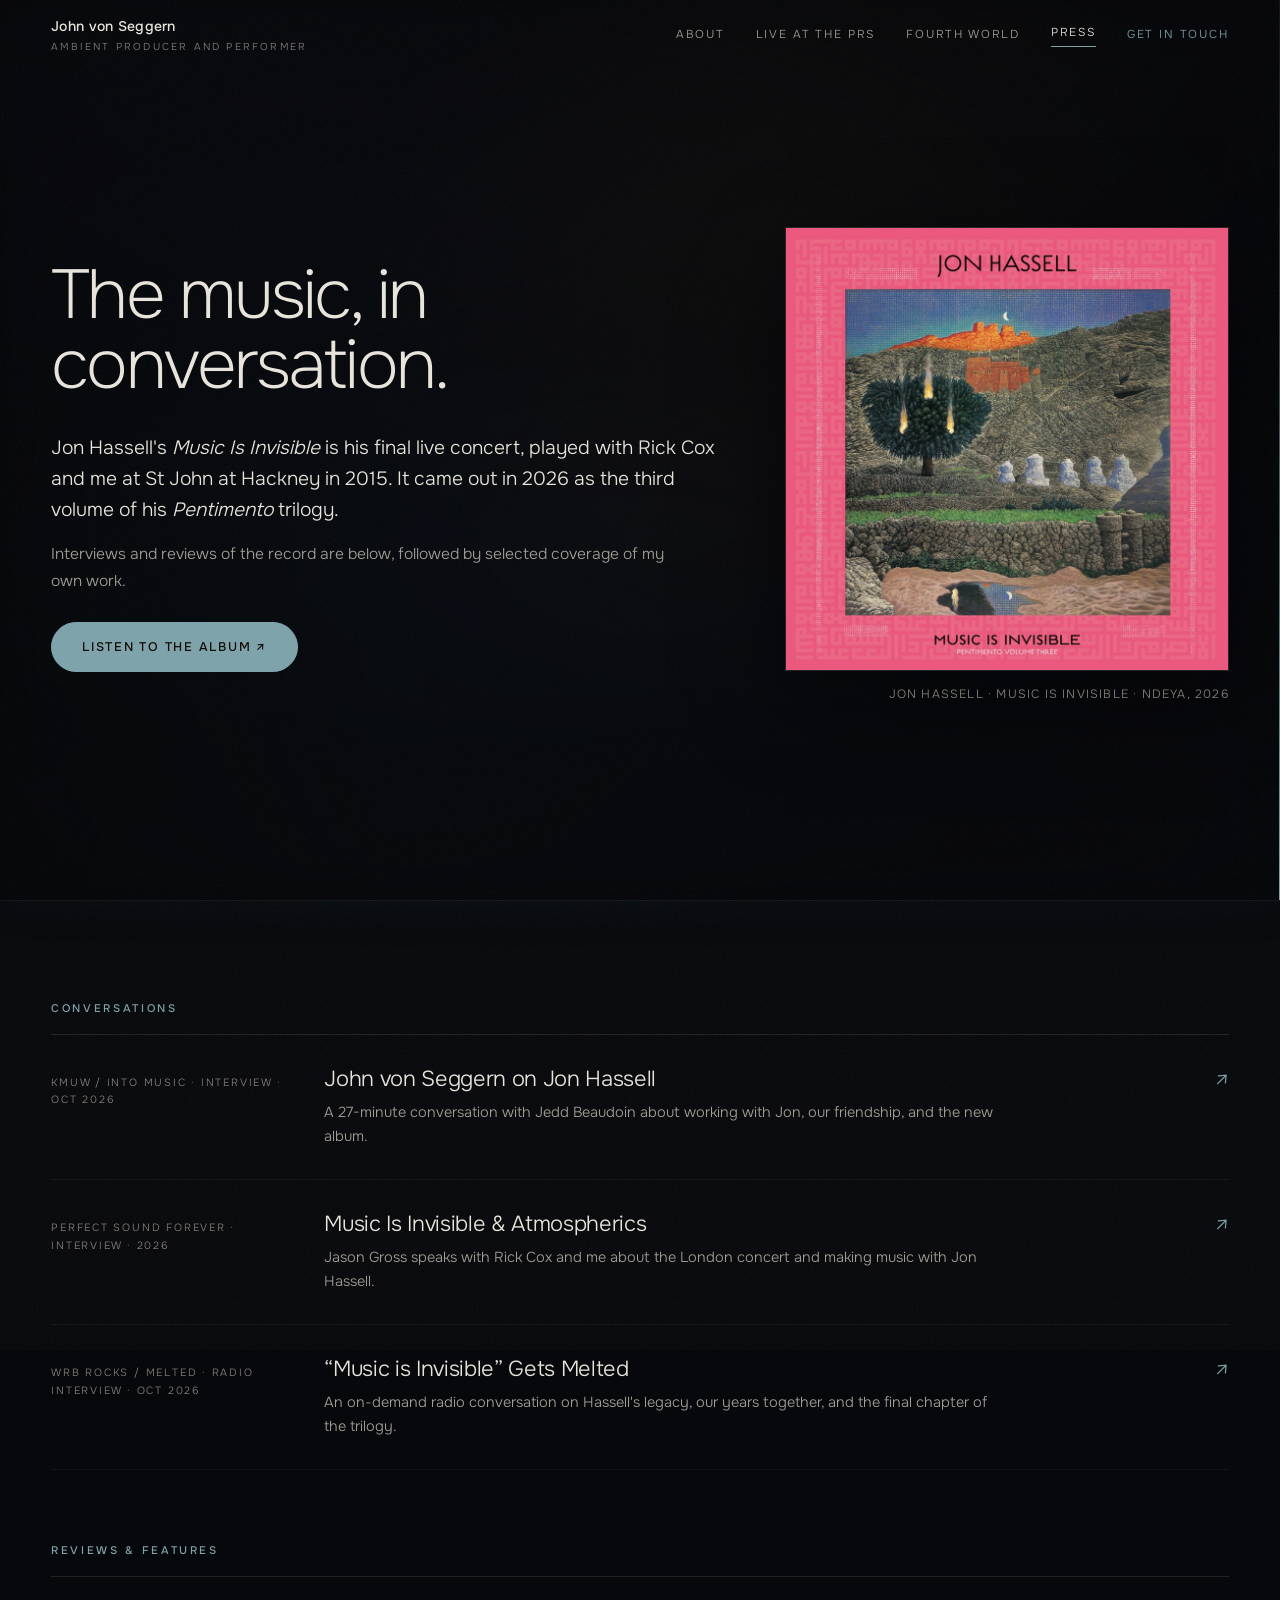
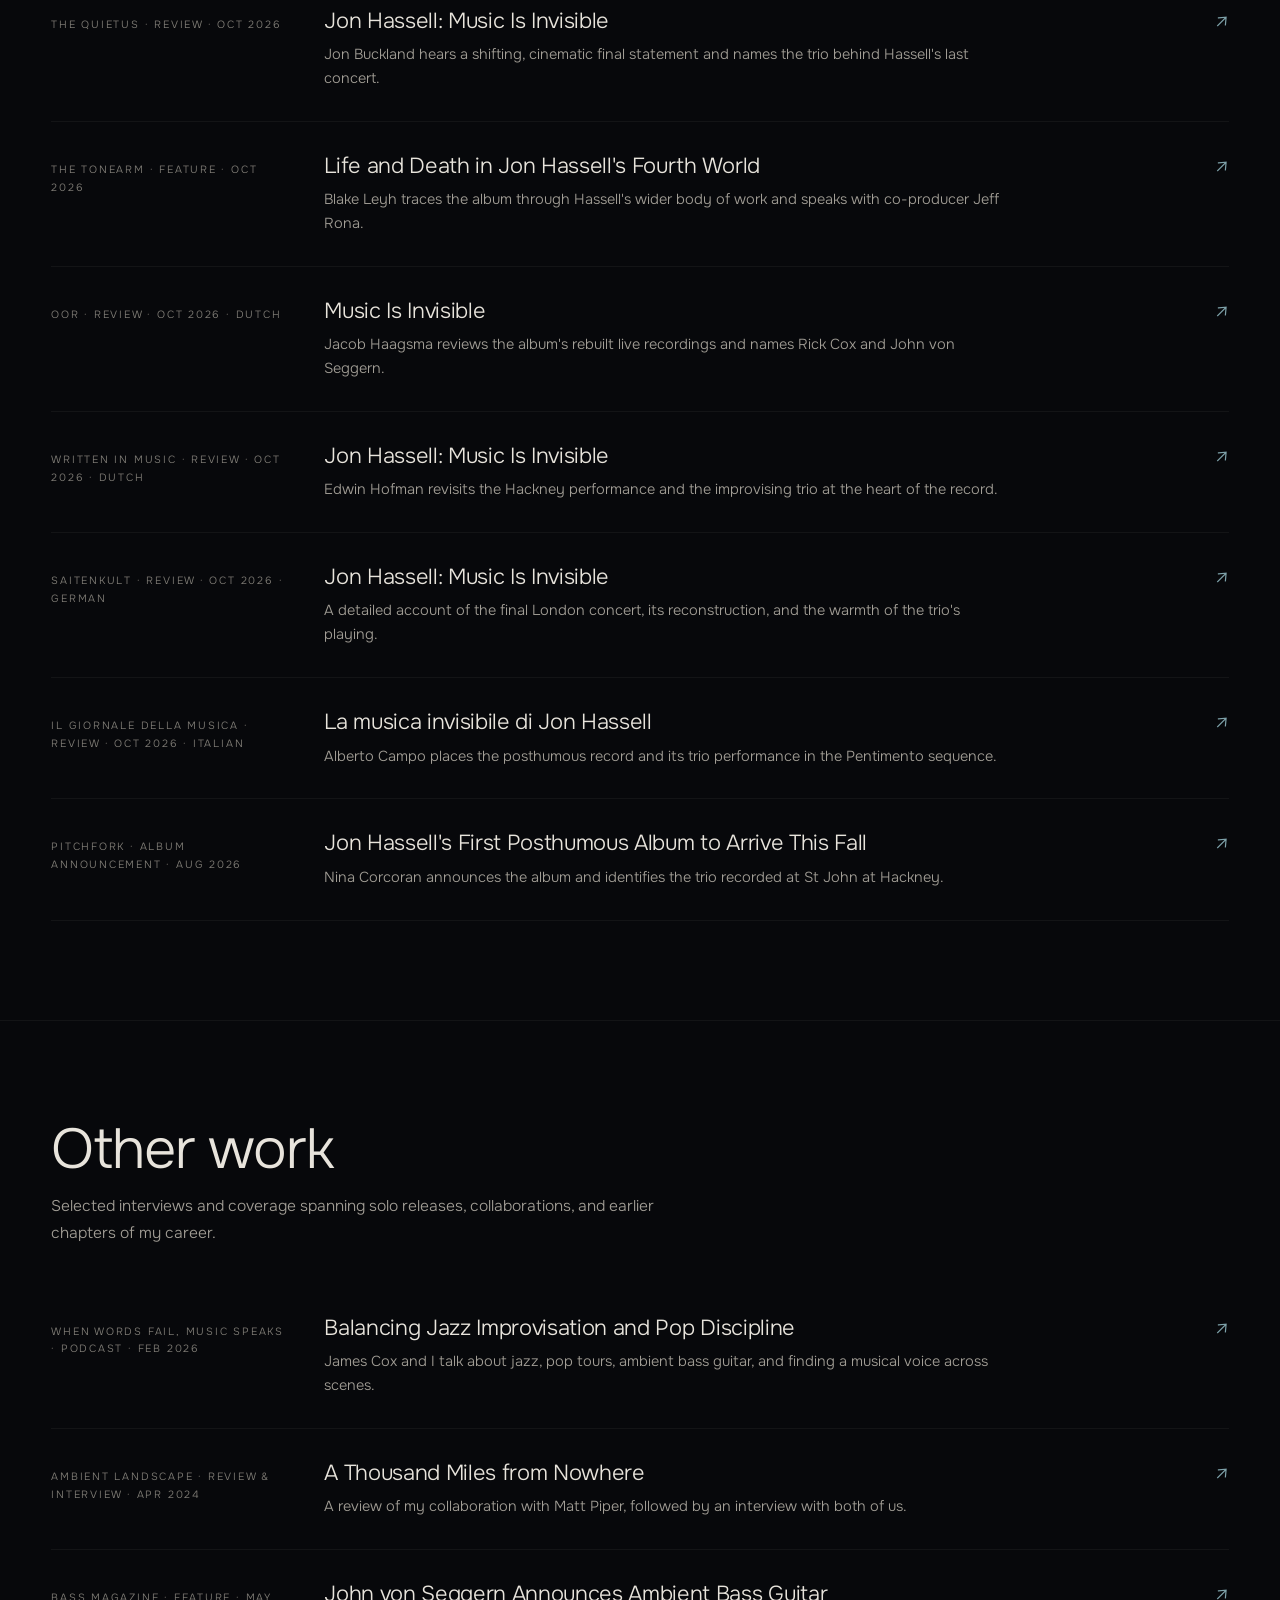
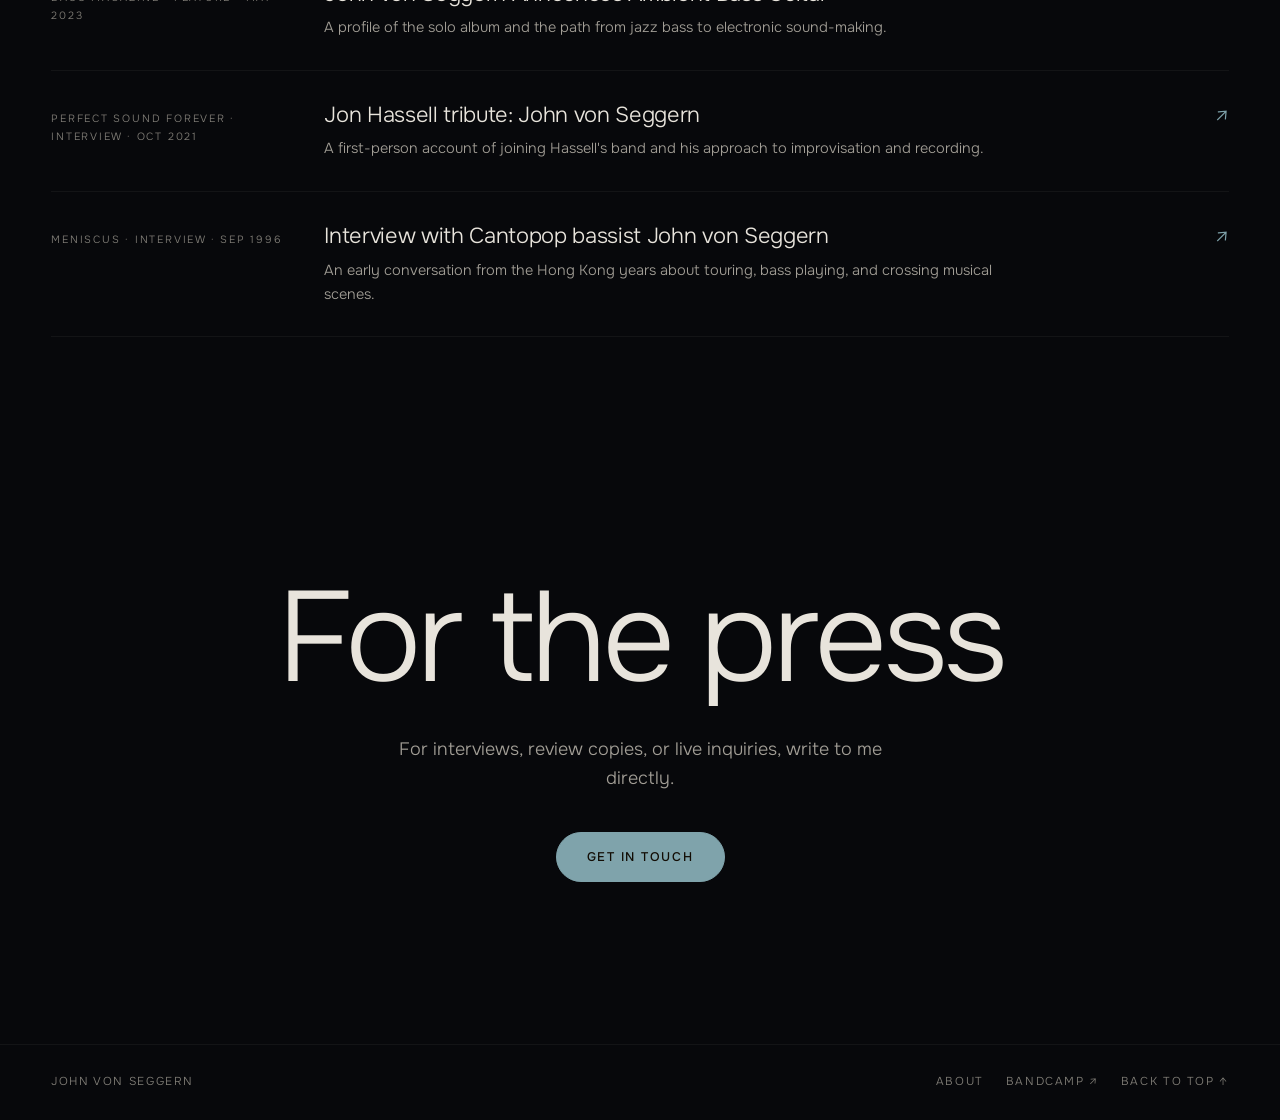
<file: press.html>
<!doctype html>
<html lang="en">
<!-- Text on this page is generated from copy/_shared.md + copy/press.md.
     Do not edit visible copy here; edit the Markdown, then: node build.js -->
<head>
<meta charset="utf-8">
<meta name="viewport" content="width=device-width, initial-scale=1">
<title data-copy="meta.title">Press - John von Seggern</title>
<meta name="description" data-copy="meta.description" data-copy-attrs="content" content="Interviews, reviews, and features on John von Seggern's music, including Jon Hassell's Music Is Invisible.">
<meta property="og:type" content="website">
<meta property="og:title" data-copy="meta.og.title" data-copy-attrs="content" content="John von Seggern | Press">
<meta property="og:description" data-copy="meta.og.description" data-copy-attrs="content" content="Interviews and reviews of Music Is Invisible, plus selected coverage of John von Seggern's music.">
<meta property="og:image" content="https://johnvonseggern.com/assets/web/img/cover-invisible.jpg">
<meta property="og:image:alt" content="Cover of Music Is Invisible by Jon Hassell">
<meta property="og:url" content="https://johnvonseggern.com/press.html">
<meta name="twitter:card" content="summary_large_image">
<meta name="twitter:image" content="https://johnvonseggern.com/assets/web/img/cover-invisible.jpg">
<link rel="canonical" href="https://johnvonseggern.com/press.html">
<meta name="theme-color" content="#07080b">
<link rel="preconnect" href="https://fonts.googleapis.com">
<link rel="preconnect" href="https://fonts.gstatic.com" crossorigin>
<link href="https://fonts.googleapis.com/css2?family=Onest:wght@200;300;400;500;600;800&display=swap" rel="stylesheet">
<link rel="stylesheet" href="css/site.css?v=press-3">
</head>
<body>
<canvas id="fog" aria-hidden="true"></canvas>
<div class="vignette" aria-hidden="true"></div>
<div class="grain" aria-hidden="true"></div>

<a class="skip" href="#press-main" data-copy="skip.label">Skip to content</a>
<header class="nav" id="nav">
  <a class="brand" href="index.html">
    <span class="brand-name" data-copy="brand.name">John von Seggern</span>
    <span class="brand-sub" data-copy="brand.sub">Ambient producer and performer</span>
  </a>
  <nav class="nav-links" aria-label="Pages">
    <a href="index.html" data-copy="nav.about">About</a>
    <a href="prs.html" data-copy="nav.prs">Live at the PRS</a>
    <a href="fourth-world.html" data-copy="nav.fourthworld">Fourth World</a>
    <a href="press.html" aria-current="page" data-copy="nav.press">Press</a>
    <a href="#press-contact" class="nav-cta" data-copy="nav.cta">Get in touch</a>
  </nav>
</header>
<div class="rail" aria-hidden="true"><i id="railfill"></i></div>

<main id="press-main" class="press-page">
  <!-- ── the record ─ same opener as prs.html and fourth-world.html:
       title, then copy beside the cover. The coverage lists follow in
       the next section with no second introduction. ─────────────────── -->
  <section class="album page-open press-open" id="record">
    <div class="album-inner">
      <div class="album-grid">
        <div class="album-body">
          <h1 id="press-title" class="h2 page-title reveal" style="--d:.06s" data-copy="hero.title">The music, in conversation.</h1>
          <p class="lede reveal" style="--d:.1s" data-copy="hero.intro">Jon Hassell's <em>Music Is Invisible</em> is his final live concert, played with Rick Cox and me at St John at Hackney in 2015. It came out in 2026 as the third volume of his <em>Pentimento</em> trilogy.</p>
          <p class="body reveal" style="--d:.14s" data-copy="hero.body">Interviews and reviews of the record are below, followed by selected coverage of my own work.</p>
          <div class="press-hero-actions reveal" style="--d:.18s">
            <a class="btn btn-primary" href="https://jonhassell.bandcamp.com/album/music-is-invisible-pentimento-volume-three" target="_blank" rel="noopener" data-copy="hero.cta.listen">Listen to the album ↗</a>
          </div>
        </div>

        <figure class="album-art reveal" style="--d:.1s">
          <img src="assets/web/img/cover-invisible.jpg" alt="Music Is Invisible album cover, featuring Mati Klarwein's painting Leh C'est Beau" fetchpriority="high">
          <figcaption data-copy="hero.cover.caption">Jon Hassell · Music Is Invisible · Ndeya, 2026</figcaption>
        </figure>
      </div>
    </div>
  </section>

  <section class="press-section" id="invisible" aria-label="Music Is Invisible coverage">
    <div class="press-group" aria-labelledby="conversations-title">
      <h3 id="conversations-title" class="press-group-title reveal" data-copy="group.conversations">Conversations</h3>
      <div class="press-list">
        <a class="press-item reveal" href="https://www.kmuw.org/podcast/into-music/2026-10-02/into-music-john-von-seggern-on-jon-hassell" target="_blank" rel="noopener">
          <span class="press-item-meta" data-copy="kmuw.meta">KMUW / Into Music · Interview · Oct 2026</span>
          <span class="press-item-main"><strong data-copy="kmuw.title">John von Seggern on Jon Hassell</strong><span data-copy="kmuw.desc">A 27-minute conversation with Jedd Beaudoin about working with Jon, our friendship, and the new album.</span></span><span class="press-item-arrow" aria-hidden="true">↗</span>
        </a>
        <a class="press-item reveal" href="https://www.furious.com/perfect/jonhassellmusicisinvisible.html" target="_blank" rel="noopener">
          <span class="press-item-meta" data-copy="psf26.meta">Perfect Sound Forever · Interview · 2026</span>
          <span class="press-item-main"><strong data-copy="psf26.title">Music Is Invisible &amp; Atmospherics</strong><span data-copy="psf26.desc">Jason Gross speaks with Rick Cox and me about the London concert and making music with Jon Hassell.</span></span><span class="press-item-arrow" aria-hidden="true">↗</span>
        </a>
        <a class="press-item reveal" href="https://wrbrock.com/melted-jon-hassell-john-von-seggern-interview/" target="_blank" rel="noopener">
          <span class="press-item-meta" data-copy="melted.meta">WRB Rocks / MELTED · Radio interview · Oct 2026</span>
          <span class="press-item-main"><strong data-copy="melted.title">“Music is Invisible” Gets Melted</strong><span data-copy="melted.desc">An on-demand radio conversation on Hassell's legacy, our years together, and the final chapter of the trilogy.</span></span><span class="press-item-arrow" aria-hidden="true">↗</span>
        </a>
      </div>
    </div>

    <div class="press-group" aria-labelledby="reviews-title">
      <h3 id="reviews-title" class="press-group-title reveal" data-copy="group.reviews">Reviews &amp; features</h3>
      <div class="press-list">
        <a class="press-item reveal" href="https://thequietus.com/quietus-reviews/jon-hassell-music-is-invisible-pentimento-volume-three-review/" target="_blank" rel="noopener">
          <span class="press-item-meta" data-copy="quietus.meta">The Quietus · Review · Oct 2026</span>
          <span class="press-item-main"><strong data-copy="quietus.title">Jon Hassell: Music Is Invisible</strong><span data-copy="quietus.desc">Jon Buckland hears a shifting, cinematic final statement and names the trio behind Hassell's last concert.</span></span><span class="press-item-arrow" aria-hidden="true">↗</span>
        </a>
        <a class="press-item reveal" href="https://www.thetonearm.com/life-and-death-in-jon-hassell-fourth-world-pentimento/" target="_blank" rel="noopener">
          <span class="press-item-meta" data-copy="tonearm.meta">The Tonearm · Feature · Oct 2026</span>
          <span class="press-item-main"><strong data-copy="tonearm.title">Life and Death in Jon Hassell's Fourth World</strong><span data-copy="tonearm.desc">Blake Leyh traces the album through Hassell's wider body of work and speaks with co-producer Jeff Rona.</span></span><span class="press-item-arrow" aria-hidden="true">↗</span>
        </a>
        <a class="press-item reveal" href="https://oor.nl/albums/music-is-invisible/" target="_blank" rel="noopener">
          <span class="press-item-meta" data-copy="oor.meta">OOR · Review · Oct 2026 · Dutch</span>
          <span class="press-item-main"><strong data-copy="oor.title">Music Is Invisible</strong><span data-copy="oor.desc">Jacob Haagsma reviews the album's rebuilt live recordings and names Rick Cox and John von Seggern.</span></span><span class="press-item-arrow" aria-hidden="true">↗</span>
        </a>
        <a class="press-item reveal" href="https://writteninmusic.com/albumrecensie/jon-hassell-music-is-invisible/" target="_blank" rel="noopener">
          <span class="press-item-meta" data-copy="written.meta">Written in Music · Review · Oct 2026 · Dutch</span>
          <span class="press-item-main"><strong data-copy="written.title">Jon Hassell: Music Is Invisible</strong><span data-copy="written.desc">Edwin Hofman revisits the Hackney performance and the improvising trio at the heart of the record.</span></span><span class="press-item-arrow" aria-hidden="true">↗</span>
        </a>
        <a class="press-item reveal" href="https://www.saitenkult.de/2026/10/06/jon-hassell-music-is-invisible/" target="_blank" rel="noopener">
          <span class="press-item-meta" data-copy="saiten.meta">SaitenKult · Review · Oct 2026 · German</span>
          <span class="press-item-main"><strong data-copy="saiten.title">Jon Hassell: Music Is Invisible</strong><span data-copy="saiten.desc">A detailed account of the final London concert, its reconstruction, and the warmth of the trio's playing.</span></span><span class="press-item-arrow" aria-hidden="true">↗</span>
        </a>
        <a class="press-item reveal" href="https://www.giornaledellamusica.it/dischi/la-musica-invisibile-di-jon-hassell" target="_blank" rel="noopener">
          <span class="press-item-meta" data-copy="giornale.meta">Il Giornale della Musica · Review · Oct 2026 · Italian</span>
          <span class="press-item-main"><strong lang="it" data-copy="giornale.title">La musica invisibile di Jon Hassell</strong><span data-copy="giornale.desc">Alberto Campo places the posthumous record and its trio performance in the Pentimento sequence.</span></span><span class="press-item-arrow" aria-hidden="true">↗</span>
        </a>
        <a class="press-item reveal" href="https://pitchfork.com/story/jon-hassells-first-posthumous-album-to-arrive-this-fall/" target="_blank" rel="noopener">
          <span class="press-item-meta" data-copy="pitchfork.meta">Pitchfork · Album announcement · Aug 2026</span>
          <span class="press-item-main"><strong data-copy="pitchfork.title">Jon Hassell's First Posthumous Album to Arrive This Fall</strong><span data-copy="pitchfork.desc">Nina Corcoran announces the album and identifies the trio recorded at St John at Hackney.</span></span><span class="press-item-arrow" aria-hidden="true">↗</span>
        </a>
      </div>
    </div>
  </section>

  <section class="press-section press-archive" id="other-work" aria-labelledby="archive-title">
    <div class="press-section-head reveal">
      <h2 id="archive-title" class="h2" data-copy="archive.title">Other work</h2>
      <p class="body" data-copy="archive.intro">Selected interviews and coverage spanning solo releases, collaborations, and earlier chapters of my career.</p>
    </div>
    <div class="press-list">
      <a class="press-item reveal" href="https://goodpods.com/podcasts/when-words-failmusic-speaks-247829/episode-480-balancing-jazz-improvisation-and-pop-discipline-insights-f-106396815" target="_blank" rel="noopener">
        <span class="press-item-meta" data-copy="words.meta">When Words Fail, Music Speaks · Podcast · Feb 2026</span>
        <span class="press-item-main"><strong data-copy="words.title">Balancing Jazz Improvisation and Pop Discipline</strong><span data-copy="words.desc">James Cox and I talk about jazz, pop tours, ambient bass guitar, and finding a musical voice across scenes.</span></span><span class="press-item-arrow" aria-hidden="true">↗</span>
      </a>
      <a class="press-item reveal" href="https://ambientlandscape.wordpress.com/2024/04/03/a-thousand-miles-from-nowhere-by-matt-piper-john-von-seggern/" target="_blank" rel="noopener">
        <span class="press-item-meta" data-copy="landscape.meta">Ambient Landscape · Review &amp; interview · Apr 2024</span>
        <span class="press-item-main"><strong data-copy="landscape.title">A Thousand Miles from Nowhere</strong><span data-copy="landscape.desc">A review of my collaboration with Matt Piper, followed by an interview with both of us.</span></span><span class="press-item-arrow" aria-hidden="true">↗</span>
      </a>
      <a class="press-item reveal" href="https://bassmagazine.com/john-von-seggern-announces-upcoming-album-ambient-bass-guitar/" target="_blank" rel="noopener">
        <span class="press-item-meta" data-copy="bass.meta">Bass Magazine · Feature · May 2023</span>
        <span class="press-item-main"><strong data-copy="bass.title">John von Seggern Announces Ambient Bass Guitar</strong><span data-copy="bass.desc">A profile of the solo album and the path from jazz bass to electronic sound-making.</span></span><span class="press-item-arrow" aria-hidden="true">↗</span>
      </a>
      <a class="press-item reveal" href="https://www.furious.com/perfect/hassell-vonseggern.html" target="_blank" rel="noopener">
        <span class="press-item-meta" data-copy="psf21.meta">Perfect Sound Forever · Interview · Oct 2021</span>
        <span class="press-item-main"><strong data-copy="psf21.title">Jon Hassell tribute: John von Seggern</strong><span data-copy="psf21.desc">A first-person account of joining Hassell's band and his approach to improvisation and recording.</span></span><span class="press-item-arrow" aria-hidden="true">↗</span>
      </a>
      <a class="press-item reveal" href="https://www.meniscuszine.com/articles/1996090116971/john-von-seggern-interview/" target="_blank" rel="noopener">
        <span class="press-item-meta" data-copy="meniscus.meta">Meniscus · Interview · Sep 1996</span>
        <span class="press-item-main"><strong data-copy="meniscus.title">Interview with Cantopop bassist John von Seggern</strong><span data-copy="meniscus.desc">An early conversation from the Hong Kong years about touring, bass playing, and crossing musical scenes.</span></span><span class="press-item-arrow" aria-hidden="true">↗</span>
      </a>
    </div>
  </section>

  <section class="sec listen" id="press-contact">
    <h2 class="h2 big reveal" data-copy="contact.title">For the press</h2>
    <p class="listen-sub reveal" style="--d:.08s" data-copy="contact.body">For interviews, review copies, or live inquiries, write to me directly.</p>
    <div class="listen-cta reveal" style="--d:.14s">
      <a class="btn btn-primary" href="mailto:johnvon23@gmail.com" data-copy="contact.cta">Get in touch</a>
    </div>
  </section>
</main>

<footer class="foot">
  <span data-copy="foot.name">John von Seggern</span>
  <nav aria-label="Footer">
    <a href="index.html" data-copy="nav.about">About</a>
    <a href="https://johnvon.bandcamp.com" target="_blank" rel="noopener" data-copy="foot.bandcamp">Bandcamp ↗</a>
    <a href="#press-main" data-copy="foot.backtotop">Back to top ↑</a>
  </nav>
</footer>
<script src="js/site.js" defer></script>
</body>
</html>
</file>
<file: css/site.css>
/* ============================================================
   John von Seggern - ambient works
   Single dark theme. One accent. No build step.
   ============================================================ */

:root{
  /* ground runs slightly cold so the single accent has something to
     push against. Never pure black. */
  --ground:      #07080b;
  --ground-2:    #0b0d12;
  --ground-3:    #101319;

  --bone:        #e8e4dc;
  --bone-dim:    #a29e96;
  --muted:       #84817a;   /* 5.1:1 on --ground, keeps the 10px caps legible */

  /* sampled from the PRS stage photo: the projection-screen blue behind
     the silhouette. Cool, not warm, on purpose. */
  --accent:      #7fa3ab;
  --accent-hot:  #a3c5cc;

  --line:        rgba(232,228,220,.12);
  --line-soft:   rgba(232,228,220,.055);

  --pad:         clamp(20px, 4vw, 72px);
  --nav-h:       72px;
  --maxw:        1440px;

  --ease:        cubic-bezier(.22,.61,.36,1);
  --ease-out:    cubic-bezier(.16,1,.3,1);

  /* one radius system: everything sharp except pill CTAs */
  --r-pill:      999px;
}

*,*::before,*::after{ box-sizing:border-box; }

html{
  scroll-behavior:smooth;
  -webkit-text-size-adjust:100%;
}
@media (prefers-reduced-motion: reduce){ html{ scroll-behavior:auto; } }

body{
  margin:0;
  background:var(--ground);
  color:var(--bone);
  font-family:Onest, system-ui, -apple-system, "Helvetica Neue", sans-serif;
  font-weight:300;
  line-height:1.6;
  -webkit-font-smoothing:antialiased;
  overflow-x:hidden;
}

img{ max-width:100%; display:block; }
a{ color:inherit; text-decoration:none; }
button{ font:inherit; color:inherit; background:none; border:0; padding:0; cursor:pointer; }

::selection{ background:var(--accent); color:var(--ground); }

:focus-visible{
  outline:2px solid var(--accent-hot);
  outline-offset:3px;
}

.skip{
  position:fixed; top:8px; left:8px; z-index:200;
  padding:10px 16px; background:var(--bone); color:var(--ground);
  transform:translateY(-160%);
}
.skip:focus{ transform:none; }

/* ── atmosphere ─────────────────────────────────────────────
   All three layers are fixed + pointer-events:none so they never
   sit inside a scrolling container (GPU repaint killer on mobile). */

#fog{
  position:fixed; inset:0; z-index:0;
  width:100%; height:100%;
  pointer-events:none;
  opacity:.85;
  /* backing store is 1/10 scale; the blur hides the upscale seams */
  filter:blur(22px);
}
.vignette{
  position:fixed; inset:0; z-index:1; pointer-events:none;
  background:
    radial-gradient(120% 85% at 50% 0%, transparent 30%, rgba(3,4,6,.72) 100%),
    radial-gradient(100% 60% at 50% 100%, transparent 40%, rgba(3,4,6,.6) 100%);
}
.grain{
  position:fixed; inset:-50%; z-index:2; pointer-events:none;
  opacity:.05;
  background-image:url("data:image/svg+xml,%3Csvg xmlns='http://www.w3.org/2000/svg' width='220' height='220'%3E%3Cfilter id='n'%3E%3CfeTurbulence type='fractalNoise' baseFrequency='.82' numOctaves='3'/%3E%3C/filter%3E%3Crect width='100%25' height='100%25' filter='url(%23n)'/%3E%3C/svg%3E");
  animation:grainshift 6s steps(6) infinite;
}
@keyframes grainshift{
  0%{transform:translate(0,0)}      20%{transform:translate(-4%,2%)}
  40%{transform:translate(3%,-3%)}  60%{transform:translate(-2%,-2%)}
  80%{transform:translate(2%,3%)}   100%{transform:translate(0,0)}
}
@media (prefers-reduced-motion: reduce){ .grain{ animation:none; } }

main, .nav, .foot, .rail{ position:relative; z-index:3; }

/* ── nav ────────────────────────────────────────────────────── */

.nav{
  position:fixed; top:0; left:0; right:0; height:var(--nav-h);
  display:flex; align-items:center; justify-content:space-between;
  padding:0 var(--pad);
  z-index:100;
  transition:background .5s var(--ease), border-color .5s var(--ease);
  border-bottom:1px solid transparent;
}
.nav.stuck{
  background:rgba(7,8,11,.82);
  backdrop-filter:blur(14px) saturate(140%);
  -webkit-backdrop-filter:blur(14px) saturate(140%);
  border-bottom-color:var(--line-soft);
}
@media (prefers-reduced-transparency: reduce){
  .nav.stuck{ background:var(--ground); backdrop-filter:none; -webkit-backdrop-filter:none; }
}

.brand{ display:flex; flex-direction:column; line-height:1.25; }
.brand-name{ font-size:14px; font-weight:500; letter-spacing:.02em; }
.brand-sub{ font-size:10px; color:var(--muted); letter-spacing:.22em; text-transform:uppercase; margin-top:5px; }

.nav-links{ display:flex; align-items:center; gap:clamp(18px,2.4vw,38px); }
.nav-links a{
  font-size:11.5px; letter-spacing:.16em; text-transform:uppercase;
  color:var(--bone-dim); transition:color .3s var(--ease);
}
.nav-links a:hover{ color:var(--bone); }
.nav-links a[aria-current="page"]{
  color:var(--bone);
  border-bottom:1px solid var(--accent);
  padding-bottom:4px;
}
.nav-cta{ color:var(--accent) !important; }
.nav-cta:hover{ color:var(--accent-hot) !important; }

/* mobile: the nav is real navigation between pages now, so the links
   must survive. Two compact rows; the contact CTA lives on every page. */
@media (max-width:760px){
  .nav{
    flex-wrap:wrap; height:auto;
    padding-top:12px; padding-bottom:12px;
    row-gap:6px;
  }
  /* too many words next to the name at this width: drop the tagline */
  .brand-sub{ display:none; }
  .nav-links{ width:100%; gap:18px; }
  .nav-links a{ font-size:10px; letter-spacing:.12em; }
  .nav-cta{ display:none; }
}

/* scroll progress rail */
.rail{
  position:fixed; right:0; top:0; bottom:0; width:1px;
  background:var(--line-soft); z-index:99;
}
.rail i{
  display:block; width:100%; height:0;
  background:linear-gradient(180deg, transparent, var(--accent));
}
@media (max-width:760px){ .rail{ display:none; } }

/* ── shared type ────────────────────────────────────────────── */

.eyebrow{
  font-size:10.5px; letter-spacing:.28em; text-transform:uppercase;
  color:var(--muted); margin:0 0 22px;
}

.h2{
  font-size:clamp(30px, 4.4vw, 60px);
  font-weight:300; line-height:1.06; letter-spacing:-.025em;
  margin:0 0 28px;
}
.h2.big{ font-size:clamp(48px, 10vw, 140px); letter-spacing:-.04em; }

.lede{
  font-size:clamp(17px, 1.5vw, 21px); line-height:1.62;
  color:var(--bone); max-width:60ch; margin:0 0 22px; font-weight:300;
}
.body{
  font-size:15.5px; line-height:1.75; color:var(--bone-dim);
  max-width:62ch; margin:0 0 18px;
}

.todo{
  color:var(--accent); font-size:.92em; letter-spacing:.04em;
  border-bottom:1px dashed rgba(127,163,171,.4);
}

/* inline links inside prose. The accent carries them; the underline is
   quiet enough that a linked phrase does not shout out of the paragraph. */
.lede a, .body a, .era p a, .hero-sub a{
  color:var(--accent);
  border-bottom:1px solid rgba(127,163,171,.35);
  transition:color .3s var(--ease), border-color .3s var(--ease);
}
.lede a:hover, .body a:hover, .era p a:hover, .hero-sub a:hover{
  color:var(--accent-hot); border-color:var(--accent-hot);
}

.sec{
  padding:clamp(96px, 15vh, 190px) var(--pad);
  max-width:var(--maxw); margin:0 auto;
}

/* ── buttons ────────────────────────────────────────────────── */

.btn{
  display:inline-flex; align-items:center; justify-content:center;
  white-space:nowrap;                    /* CTA labels never wrap */
  padding:14px 30px; border-radius:var(--r-pill);
  font-size:12.5px; letter-spacing:.14em; text-transform:uppercase;
  transition:transform .18s var(--ease), background .3s var(--ease),
             color .3s var(--ease), border-color .3s var(--ease);
}
.btn:active{ transform:translateY(1px) scale(.985); }

.btn-primary{
  background:var(--accent); color:#120c04; font-weight:500;  /* 7.2:1 */
  border:1px solid var(--accent);
}
.btn-primary:hover{ background:var(--accent-hot); border-color:var(--accent-hot); }

.btn-ghost{
  background:rgba(232,228,220,.03);
  border:1px solid var(--line);
  color:var(--bone);                                        /* 14:1 on ground */
}
.btn-ghost:hover{ border-color:var(--bone-dim); background:rgba(232,228,220,.07); }

/* ── 01 hero ────────────────────────────────────────────────── */

.hero{
  position:relative;
  min-height:100dvh;
  display:flex; flex-direction:column; justify-content:center;
  /* bottom padding reserves the lower band for the wordmark so the CTA row
     never lands on top of the letterforms */
  padding:calc(var(--nav-h) + 24px) var(--pad) clamp(120px, 21vh, 250px);
  overflow:hidden;
}

/* photograph layer: light-trail strings, kept dim so type stays first */
.hero-bg{
  position:absolute; inset:-12% 0; z-index:-2; pointer-events:none;
}
.hero-bg img{
  width:100%; height:100%; object-fit:cover;
  opacity:.34;
  -webkit-mask-image:radial-gradient(120% 90% at 70% 40%, #000 30%, transparent 78%);
          mask-image:radial-gradient(120% 90% at 70% 40%, #000 30%, transparent 78%);
}

.hero-inner{ max-width:min(980px, 94%); margin:0 auto; width:100%; }

.hero-h{
  font-size:clamp(34px, 5.2vw, 68px);
  font-weight:200; line-height:1.08; letter-spacing:-.035em;
  margin:0 0 26px;
}
.hero-sub{
  font-size:clamp(15px, 1.35vw, 18px); line-height:1.65;
  color:var(--bone-dim); max-width:48ch; margin:0 0 38px;
}
.hero-cta{ display:flex; flex-wrap:wrap; gap:14px; }

/* floating video tile, Kage-style: vertical pane centered in the space
   right of the copy column. `translate` (not transform) does the centering
   so the reveal/hover transforms compose instead of clobbering it. */
.hero-tile{
  position:absolute; left:calc(75% + 60px); top:50%;
  translate:-50% -50%;
  /* 500px-tall 9:16 video = 281px wide; shrinks on narrower screens */
  width:min(281px, 50vw - 240px);
  z-index:4;
  text-align:left;
  border:1px solid var(--line);
  background:var(--ground-2);
  transition:border-color .35s var(--ease), transform .35s var(--ease);
}
.hero-tile:hover{ border-color:var(--bone-dim); transform:translateY(-3px); }
.hero-tile video{
  display:block; width:100%; aspect-ratio:9/16; object-fit:cover;
  opacity:.85;
}
.hero-tile-label{
  display:block; padding:10px 12px;
  font-size:10px; letter-spacing:.24em; text-transform:uppercase;
  color:var(--muted);
}
@media (max-width:900px){ .hero-tile{ display:none; } }

/* giant wordmark, bleeding both edges, parallax on scroll */
.wordmark{
  position:absolute; left:0; right:0; bottom:-2.5vw;
  pointer-events:none; user-select:none;
  z-index:-1;
  overflow:hidden;
}
.wordmark span{
  display:block;
  font-size:13.5vw; font-weight:800; line-height:.78;
  letter-spacing:-.045em;
  text-align:center;
  white-space:nowrap;
  color:transparent;
  -webkit-text-stroke:1px rgba(232,228,220,.16);
  will-change:transform;
}
@supports not (-webkit-text-stroke: 1px black){
  .wordmark span{ color:rgba(232,228,220,.07); }
}

/* ── press pull-quote (home) ─────────────────────────────────
   One line of outside validation between the hero's self-description
   and the shelf of records. Deliberately slim: hairlines instead of a
   card, so it reads as a caesura between two big sections rather than
   becoming a third one. */

.press{
  padding:clamp(40px, 7vh, 88px) var(--pad);
  max-width:var(--maxw); margin:0 auto;
}
.press-quote{
  margin:0 auto; max-width:clamp(340px, 52vw, 660px); text-align:center;
  padding:clamp(30px, 4.5vw, 54px) 0;
  border-top:1px solid var(--line-soft);
  border-bottom:1px solid var(--line-soft);
}
/* the measure is set on the blockquote, not the figure: ch has to resolve
   against the quote's own display size or it comes out half as wide */
.press-quote blockquote{
  margin:0 auto; max-width:34ch;
  font-size:clamp(21px, 2.7vw, 34px);
  font-weight:200; line-height:1.3; letter-spacing:-.02em;
  color:var(--bone);
}
.press-cite{
  display:block; margin-top:22px;
  font-size:10.5px; letter-spacing:.28em; text-transform:uppercase;
  color:var(--muted);
}
.press-cite a{
  color:var(--accent);
  border-bottom:1px solid rgba(127,163,171,.3);
  transition:color .3s var(--ease), border-color .3s var(--ease);
}
.press-cite a:hover{ color:var(--accent-hot); border-color:var(--accent-hot); }
.press-cite cite{ font-style:normal; }
.press-more{
  display:table; margin:20px auto 0;
  color:var(--accent); font-size:11px; letter-spacing:.18em; text-transform:uppercase;
  border-bottom:1px solid rgba(127,163,171,.3); padding:4px 0;
}
.press-more:hover{ color:var(--accent-hot); border-color:var(--accent-hot); }

/* ── press page ───────────────────────────────────────────────
   Opens with the shared .page-open record block (cover beside the copy,
   same as prs/fourth-world), then a plain editorial index: hairline rows
   with the outlet on the left and the headline leading. */
/* The press opener has no photograph, so it fills the first screen and
   centres the copy against the cover instead of hanging from the nav. The
   title sits inside the copy column so both columns share one top edge. */
.press-open{
  min-height:min(100svh, 900px);
  display:flex; flex-direction:column; justify-content:center;
}
.press-open .album-inner{ width:100%; }
.page-open.press-open .album-grid{ align-items:center; margin-top:0; }
.page-open.press-open .page-title{
  font-size:clamp(40px, 5.4vw, 84px); font-weight:200;
  line-height:1.02; letter-spacing:-.04em;
  margin-bottom:clamp(22px, 3.5vh, 38px);
}
@media (min-width:940px){
  .page-open.press-open .album-art img{ max-height:clamp(320px, 52vh, 500px); }
}
.press-hero-actions{ display:flex; flex-wrap:wrap; gap:12px; margin-top:clamp(22px, 3vh, 34px); }
.press-section{
  padding:clamp(72px, 11vh, 140px) var(--pad);
  border-top:1px solid var(--line-soft);
}
.press-section-head, .press-group, .press-list{ max-width:var(--maxw); margin-left:auto; margin-right:auto; }
.press-section-head{ margin-bottom:clamp(28px, 4vh, 48px); }
.press-section-head .h2{ margin-bottom:14px; }
.press-group + .press-group{ margin-top:clamp(56px, 8vh, 96px); }
.press-group-title{
  margin:0; padding-bottom:16px; border-bottom:1px solid var(--line);
  color:var(--accent); text-transform:uppercase; letter-spacing:.24em;
  font-size:11px; font-weight:500;
}
.press-list{ border-bottom:1px solid var(--line-soft); }
.press-item{
  display:grid; grid-template-columns:minmax(160px,.28fr) minmax(0,1fr) 28px;
  gap:clamp(18px,3vw,48px); align-items:baseline;
  padding:clamp(20px,2.6vw,30px) 0;
  border-top:1px solid var(--line-soft);
  transition:padding-left .35s var(--ease-out);
}
.press-item:first-child{ border-top:0; }
.press-item:hover{ padding-left:10px; }
.press-item-meta{
  font-size:10.5px; line-height:1.7; letter-spacing:.17em;
  text-transform:uppercase; color:var(--muted);
}
.press-item-main{ display:flex; flex-direction:column; gap:8px; }
.press-item-main strong{
  font-size:clamp(18px,1.7vw,23px); font-weight:300; letter-spacing:-.015em;
  line-height:1.3; color:var(--bone); transition:color .25s var(--ease);
}
.press-item:hover .press-item-main strong{ color:var(--accent-hot); }
.press-item-main > span{ max-width:68ch; font-size:14.5px; line-height:1.65; color:var(--bone-dim); }
.press-item-arrow{
  justify-self:end; color:var(--accent); font-size:20px; line-height:1;
  transition:transform .3s var(--ease-out), color .3s var(--ease-out);
}
.press-item:hover .press-item-arrow{ transform:translate(3px,-3px); color:var(--accent-hot); }
@media (max-width:760px){
  .nav-links{ flex-wrap:wrap; gap:8px 16px; }
  .press-item{ grid-template-columns:minmax(0,1fr) 20px; gap:8px 14px; }
  .press-item-meta{ grid-column:1/-1; }
  .press-item-main{ grid-column:1; }
  .press-item-arrow{ grid-column:2; grid-row:2; }
  .press-item:hover{ padding-left:0; }
}

/* ── 02/03 albums ─ full-bleed photographic sections ────────── */

.album{
  position:relative;
  overflow:hidden;   /* clips the oversized parallax image */
  padding:clamp(110px, 18vh, 220px) var(--pad);

  /* Own the stacking context. .album-bg sits at z-index:-1, and
     position:relative alone does NOT make this element one, so the photo
     would join main's context and paint *below* any background painted on
     this section. The moment .album-framed added background:#000 the
     photograph vanished behind it. isolation:isolate keeps the negative
     layer inside the section: above its own background, below its copy. */
  isolation:isolate;
}

/* photograph sits taller than the section and drifts as it scrolls through */
.album-bg{
  position:absolute; inset:-18% 0; z-index:-1; pointer-events:none;
}
.album-bg img{
  width:100%; height:100%; object-fit:cover;
  opacity:.38;
  will-change:transform;
}
/* Darken toward the edges so copy always sits on quiet ground, and so the
   photograph fades into the sections above and below instead of starting
   at a line.

   The stops are offset because this scrim is measured on the .album-bg
   box, not on the section. That box is inset:-18% 0, so it is 1.36x the
   section tall and the section's top edge falls ~13% down it (18/136);
   its bottom edge ~87%. Fading from 0% would spend 60% of the fade in the
   part that .album's overflow:hidden clips away, and the photo would meet
   the section above as a hard band. */
.album-bg::after{
  content:""; position:absolute; inset:0;
  background:
    linear-gradient(180deg, var(--ground) 13%, transparent 34%, transparent 66%, var(--ground) 87%),
    radial-gradient(110% 90% at 30% 50%, rgba(7,8,11,.62), transparent 70%);
}

/* Framed instead of cropped. Some photographs carry information at the
   left and right edges (the band shot: a player at each end), and cover
   eats it on a wide screen. Here the frame is fitted whole and the ground
   shows as a margin down both sides.

   The drift is off in this mode on purpose: a contained image has no
   overflow to travel into, so any movement would expose its own edge.
   Only above 940px, where the section is landscape enough for a 4:3 frame
   to fill the height. Narrower than that it stays cropped, or a tall
   section would strand a small photo in a field of black. */
@media (min-width:940px){
  .album-framed .album-bg{ inset:0 clamp(20px, 5vw, 110px); }
  .album-framed .album-bg img{ object-fit:contain; animation:none; transform:none; }
}

/* A framed photo has its own black around the subject, and the page ground
   is a cold near-black with the fog and grain drifting over it. Side by
   side the frame reads as a lit rectangle sitting on a slightly different
   colour. So this section goes to true black and paints over the
   atmosphere layers, and the photo's edges are feathered into it. The two
   blacks then meet with no seam. */
.album-framed{ background:#000; }
/* the shared scrim fades to --ground, which is a cold near-black and would
   put a faint blue band across a section that is now true black */
.album-framed .album-bg::after{
  background:
    linear-gradient(180deg, #000 0%, transparent 22%, transparent 74%, #000 100%),
    radial-gradient(110% 90% at 30% 50%, rgba(0,0,0,.62), transparent 70%);
}
.album-framed .album-bg img{
  --edge:linear-gradient(90deg,  transparent, #000 7%, #000 93%, transparent),
         linear-gradient(180deg, transparent, #000 9%, #000 91%, transparent);
  -webkit-mask-image:var(--edge);
  -webkit-mask-composite:source-in;
  mask-image:var(--edge);
  mask-composite:intersect;
}

.album-inner{ max-width:var(--maxw); margin:0 auto; }

.album-status{
  display:inline-block;
  font-size:10.5px; letter-spacing:.28em; text-transform:uppercase;
  color:var(--accent);
  border:1px solid rgba(127,163,171,.35);
  padding:8px 16px; border-radius:var(--r-pill);
  margin:0 0 26px;
}

.album-grid{
  display:grid; gap:clamp(40px, 6vw, 96px);
  grid-template-columns:1fr;
  align-items:start;
  margin-top:clamp(20px, 3vh, 42px);
}
@media (min-width:940px){
  .album-grid{ grid-template-columns:1.45fr .95fr; }
  .album-grid-flip{ grid-template-columns:.95fr 1.45fr; }
}
/* on small screens the cover follows the copy, whichever side it lives on */
@media (max-width:939px){
  .album-grid-flip .album-art{ order:2; }
}

.album-art{ margin:0; }
.album-art img{
  width:100%;
  border:1px solid var(--line);
  box-shadow:0 30px 80px rgba(3,4,6,.6);
}
.album-art figcaption{
  margin-top:14px; font-size:12px; letter-spacing:.1em;
  color:var(--muted); text-transform:uppercase;
}

.album-meta{ margin:26px 0 0; border-top:1px solid var(--line); max-width:56ch; }
.album-meta > div{
  display:grid; grid-template-columns:1fr; gap:4px;
  padding:16px 0; border-bottom:1px solid var(--line-soft);
}
.album-meta dt{
  font-size:10px; letter-spacing:.24em; text-transform:uppercase;
  color:var(--muted);
}
.album-meta dd{ margin:0; font-size:14.5px; color:var(--bone); line-height:1.5; }

/* ── subpage head ─ full-bleed photographic opener ──────────── */

.page-head{
  position:relative; overflow:hidden;
  min-height:72dvh;
  display:flex; align-items:flex-end;
  padding:calc(var(--nav-h) + 40px) var(--pad) clamp(56px, 9vh, 110px);
}
.page-head-inner{ max-width:var(--maxw); margin:0 auto; width:100%; }
.page-title{ margin-bottom:20px; }
.page-head .hero-sub{ margin-bottom:0; }

/* ── featured release (home) ─ one record given the full width ──
   Sits above .rel-grid and outranks it: accent border, cover at the
   size of two grid cards, room for a paragraph. Only ever one. */

.rel-feature{
  display:grid; grid-template-columns:1fr;
  border:1px solid rgba(127,163,171,.32);
  background:var(--ground-2);
  margin-bottom:clamp(16px, 2.2vw, 30px);
  transition:border-color .35s var(--ease);
}
a.rel-feature:hover{ border-color:var(--accent); }
@media (min-width:860px){
  .rel-feature{ grid-template-columns:minmax(280px, 38%) 1fr; }
}

.rel-feature-art{ overflow:hidden; border-bottom:1px solid var(--line-soft); }
@media (min-width:860px){
  .rel-feature-art{ border-bottom:0; border-right:1px solid var(--line-soft); }
}
.rel-feature-art img{
  width:100%; height:100%; aspect-ratio:1/1; object-fit:cover;
  opacity:.92;
  transition:opacity .4s var(--ease), transform .6s var(--ease);
}
a.rel-feature:hover .rel-feature-art img{ opacity:1; transform:scale(1.02); }

.rel-feature-meta{
  display:flex; flex-direction:column; align-items:flex-start;
  padding:clamp(24px, 3.4vw, 52px);
}
.rel-feature-meta .album-status{ margin-bottom:20px; }

.rel-feature-artist{
  font-size:10px; letter-spacing:.24em; text-transform:uppercase;
  color:var(--muted); margin-bottom:10px;
}
.rel-feature-title{
  font-size:clamp(28px, 3.6vw, 46px);
  font-weight:300; line-height:1.05; letter-spacing:-.025em;
  color:var(--bone); margin:0;
}
.rel-feature-sub{
  font-size:12.5px; letter-spacing:.16em; text-transform:uppercase;
  color:var(--accent); margin:10px 0 0;
}
.rel-feature-role{
  font-size:12.5px; color:var(--bone-dim); letter-spacing:.03em;
  margin:16px 0 0;
}
.rel-feature-body{
  font-size:14.5px; line-height:1.72; color:var(--bone-dim);
  margin:18px 0 0; max-width:56ch;
}
.rel-feature-cta{
  display:inline-flex; align-items:center; gap:10px;
  font-size:12px; letter-spacing:.2em; text-transform:uppercase;
  color:var(--accent); margin-top:26px;
}
.rel-feature-cta::after{
  content:""; width:22px; height:1px; background:currentColor;
  transition:width .35s var(--ease);
}
a.rel-feature:hover .rel-feature-cta{ color:var(--accent-hot); }
a.rel-feature:hover .rel-feature-cta::after{ width:38px; }
@media (prefers-reduced-motion: reduce){
  .rel-feature-cta::after,
  a.rel-feature:hover .rel-feature-cta::after{ width:22px; transition:none; }
  a.rel-feature:hover .rel-feature-art img{ transform:none; }
}

/* ── releases grid (home) ─ the shelf of past records ────────── */

.rel-grid{
  display:grid; gap:clamp(16px, 2.2vw, 30px);
  grid-template-columns:1fr;
}
@media (min-width:560px){ .rel-grid{ grid-template-columns:1fr 1fr; } }
@media (min-width:1020px){ .rel-grid{ grid-template-columns:repeat(4, 1fr); } }

.rel{
  display:flex; flex-direction:column;
  border:1px solid var(--line);
  background:var(--ground-2);
  transition:border-color .35s var(--ease), transform .35s var(--ease);
}
a.rel:hover{ border-color:var(--bone-dim); transform:translateY(-4px); }

.rel-art{
  aspect-ratio:1/1; overflow:hidden;
  border-bottom:1px solid var(--line-soft);
}
.rel-art img{
  width:100%; height:100%; object-fit:cover;
  opacity:.9;
  transition:opacity .4s var(--ease), transform .6s var(--ease);
}
a.rel:hover .rel-art img{ opacity:1; transform:scale(1.02); }
.rel-art-empty{
  display:grid; place-items:center;
  background:var(--ground-3);
}

.rel-meta{
  display:flex; flex-direction:column; gap:6px;
  padding:16px 18px 20px;
}
.rel-artist{
  font-size:10px; letter-spacing:.24em; text-transform:uppercase;
  color:var(--muted);
}
.rel-title{
  font-size:16.5px; font-weight:400; line-height:1.3; letter-spacing:-.01em;
  color:var(--bone);
}
.rel-role{
  font-size:12.5px; color:var(--bone-dim); letter-spacing:.03em;
}
.rel-line{
  font-size:13px; line-height:1.6; color:var(--bone-dim);
  margin-top:2px;
}

/* ── hear ─ embedded Bandcamp player (home) ─────────────────── */

.hear{ position:relative; }

/* full-bleed stage photograph behind the section. Same trick as .hero-bg:
   z-index:-1 keeps it inside main's stacking context, so it sits under the
   type but still over the fixed atmosphere layers. */
.hear-bg{
  position:absolute; top:0; bottom:0;
  left:50%; width:100vw; margin-left:-50vw;   /* body has overflow-x:hidden */
  z-index:-1; pointer-events:none; overflow:hidden;
}
.hear-bg img{
  width:100%; height:100%; object-fit:cover;
  /* anchored right: the silhouette and the lit screen land clear of the
     copy column, which stays on the dark left side */
  object-position:78% 50%;
  opacity:.42;
  /* feather the top and bottom so the band has no hard seam */
  -webkit-mask-image:linear-gradient(180deg, transparent, #000 22%, #000 78%, transparent);
          mask-image:linear-gradient(180deg, transparent, #000 22%, #000 78%, transparent);
}
/* scrim: darkens the left third so the heading, body and player keep contrast */
.hear-bg::after{
  content:""; position:absolute; inset:0;
  background:linear-gradient(90deg,
    var(--ground) 0%, rgba(7,8,11,.86) 32%, rgba(7,8,11,.42) 58%, rgba(7,8,11,.12) 100%);
}
@media (max-width:700px){
  /* narrow screens put the copy over the whole frame, so pull it back */
  .hear-bg img{ opacity:.3; object-position:70% 50%; }
  .hear-bg::after{ background:rgba(7,8,11,.6); }
}

.hear .embed{ max-width:720px; }
.hear iframe{
  display:block; width:100%; height:120px;
  border:1px solid var(--line);
  background:var(--ground-2);
}

/* ── history timeline (home) ────────────────────────────────── */

.timeline{
  list-style:none; margin:0; padding:0;
  border-top:1px solid var(--line);
  max-width:900px;
}
.era{
  display:grid; grid-template-columns:1fr; gap:6px;
  padding:28px 0; border-bottom:1px solid var(--line-soft);
}
@media (min-width:700px){
  .era{ grid-template-columns:150px 1fr; gap:28px; }
}
.era-when{
  font-size:11px; letter-spacing:.2em; text-transform:uppercase;
  color:var(--muted); padding-top:5px;
  font-variant-numeric:tabular-nums;
}
.era-what h3{
  margin:0 0 8px; font-size:17px; font-weight:400; letter-spacing:-.01em;
}
.era-what p{
  margin:0; font-size:14.5px; line-height:1.7; color:var(--bone-dim);
  max-width:58ch;
}
.era-what em{ font-style:italic; }

/* photos inside an era. A flex row so more can be added later: one sits
   small and left-aligned, several share the column and wrap on narrow
   screens. Sized down on purpose so the timeline stays a timeline. */
.era-photos{
  display:flex; flex-wrap:wrap; gap:14px;
  margin:20px 0 0; padding:0; list-style:none;
}
/* --nat caps a figure at the file's own pixel width, so a small scan is
   never upscaled into mush next to the full-size shots. Omit it and the
   photo just takes the standard 300px. */
.era-photo{ margin:0; flex:0 1 300px; max-width:min(300px, var(--nat, 300px)); }
/* An era can alternate prose and photos. .era-photos carries its own top
   margin; a paragraph picking up underneath one needs the same gap back. */
.era-what .era-photos + p{ margin-top:20px; }
.era-photo img{
  width:100%; height:auto;
  border:1px solid var(--line-soft);
  filter:saturate(.9);
}
/* sentence case, not the uppercase-caps used elsewhere: captions are
   sentences with proper names in them, and caps make those unreadable */
/* video in an era. Wider than the stills (it's motion, it earns the room)
   but still short of the text column so the timeline keeps its shape. */
.era-video{ margin:22px 0 0; max-width:560px; }
.era-video .frame{
  position:relative; aspect-ratio:16/9;
  border:1px solid var(--line-soft); background:var(--ground-2);
}
.era-video iframe{
  position:absolute; inset:0; width:100%; height:100%; border:0;
}

.era-photo figcaption,
.era-video figcaption{
  margin-top:10px; font-size:12.5px; line-height:1.5;
  letter-spacing:.005em; color:var(--muted);
}

/* ── story (fourth world) ───────────────────────────────────── */

.story-body{ max-width:66ch; }

/* prose over a full-bleed photograph: the venue block (prs) and the story
   block (fourth world) */
.album-prose{ max-width:64ch; }
.album-prose .h2{ margin-bottom:22px; }
.album-prose .body{ margin-top:18px; }

/* ── the vision ─ Jon's handwritten definition (fourth world) ── */

/* the artifact itself, framed like a cover, wide because the page is
   landscape. Sized so the handwriting stays legible without zooming. */
.vision-photo{
  margin:clamp(44px, 7vh, 72px) 0 0;
  max-width:860px;
}
.vision-photo img{
  width:100%;
  border:1px solid var(--line);
  box-shadow:0 30px 80px rgba(3,4,6,.6);
}
.vision-photo figcaption{
  margin-top:14px; font-size:12px; letter-spacing:.1em;
  color:var(--muted); text-transform:uppercase;
}
/* the attribution leads the caption: it is who wrote the page, and the
   caption is only where it hung */
.vision-cite{
  display:block; font-style:normal;
  margin-bottom:5px; color:var(--bone-dim);
}

/* ── the record opener (prs) ────────────────────────────────────── */

/* An .album section that opens a page, so it clears the fixed nav. This
   block carries the whole record, and it is meant to land in one screen,
   so every vertical gap in it is tighter than the site default and scales
   with viewport height rather than sitting at a fixed size. */
.page-open{
  padding-top:calc(var(--nav-h) + clamp(24px, 3.5vh, 52px));
  padding-bottom:clamp(56px, 8vh, 104px);
}
/* This block carries small type (the status pill, the credit labels) over a
   photograph that is not always dark, so it gets a scrim across the side the
   copy sits on. The cover keeps the bright half of the frame. */
.page-open .album-bg img{ opacity:.32; }
/* Give the Fourth World opening photograph 15% more visibility. */
.fourth-world-open .album-bg img{ opacity:.368; }
.page-open .album-bg::after{
  background:
    linear-gradient(180deg, var(--ground) 0%, transparent 24%, transparent 72%, var(--ground) 100%),
    linear-gradient(90deg, rgba(7,8,11,.88) 0%, rgba(7,8,11,.7) 44%, rgba(7,8,11,.2) 76%, transparent 100%);
}
.page-open .album-status{ margin-bottom:16px; }
.page-open .page-title{
  margin-bottom:0;
  font-size:clamp(30px, 3.8vw, 52px);
}
.page-open .album-grid{
  margin-top:clamp(12px, 2vh, 24px);
  gap:clamp(32px, 4.5vw, 72px);
}
.page-open .lede{ margin-bottom:15px; }
.page-open .album-body > .body{ margin-bottom:0; }
.page-open .album-meta{ margin-top:20px; }
.page-open .album-meta > div{ padding:11px 0; }
/* Once the grid is two columns, the cover can be the tallest thing in the
   section, so it gets a ceiling. width:auto keeps it scaling by aspect
   ratio rather than letterboxing, and the shortfall is taken off the inside
   edge so the cover still lines up with the page's right margin. Below that
   breakpoint everything is stacked and the cover should just be full width. */
@media (min-width:940px){
  .page-open .album-art{
    display:flex; flex-direction:column; align-items:flex-end; text-align:right;
  }
  .page-open .album-art img{
    max-height:clamp(300px, 44vh, 430px);
    width:auto; max-width:100%;
  }
}

/* the private-demo offer closes the record block instead of standing alone */
.demo{ margin-top:clamp(22px, 3vh, 34px); }
.demo h2{
  margin:0 0 6px; font-size:16px; font-weight:400; letter-spacing:-.01em;
}
.demo .body{ margin-bottom:14px; }

/* ── audio player (prs) ─────────────────────────────────────────
   One <audio> element, controls drawn by us. The scrub is a real
   range input, so keyboard and screen readers get it for free;
   JS only paints --p, the played fraction. */

.player{
  display:flex; align-items:center; gap:clamp(14px, 2vw, 20px);
  margin:0; max-width:560px;
  padding:14px clamp(16px, 2vw, 20px);
  background:rgba(232,228,220,.03);
  border:1px solid var(--line);
}
.player audio{ display:none; }
/* more than one track: a stack of cards reading as a short track list */
.player + .player{ margin-top:10px; }

.player-toggle{
  flex:0 0 auto;
  width:44px; height:44px; border-radius:var(--r-pill);
  display:grid; place-items:center;
  background:var(--accent); color:#120c04;
  transition:background .3s var(--ease), transform .18s var(--ease);
}
.player-toggle:hover{ background:var(--accent-hot); }
.player-toggle:active{ transform:scale(.94); }
.player-toggle svg{ width:22px; height:22px; fill:currentColor; }
.player-toggle .i-pause,
.player.is-playing .i-play{ display:none; }
.player.is-playing .i-pause{ display:block; }

.player-main{ flex:1 1 auto; min-width:0; }
.player-title{
  margin:0 0 9px;
  font-size:11.5px; letter-spacing:.13em; text-transform:uppercase;
  color:var(--bone-dim);
  overflow:hidden; text-overflow:ellipsis; white-space:nowrap;
}

/* Keep the Fourth World collaborator credits fully readable. */
.fourth-world-open .player-title{
  text-transform:none; white-space:normal; overflow:visible;
  letter-spacing:.04em; line-height:1.5;
}
.fourth-world-open .player-track-name{
  display:block; font-size:13px; letter-spacing:.1em;
}
.fourth-world-open .player-credit{
  display:block; margin-top:3px; font-size:11px;
  letter-spacing:.02em; overflow-wrap:anywhere;
}

.player-scrub{
  -webkit-appearance:none; appearance:none;
  display:block; width:100%; height:14px;
  background:transparent; cursor:pointer;
}
.player-scrub::-webkit-slider-runnable-track{
  height:3px;
  background:linear-gradient(90deg,
    var(--accent) 0 calc(var(--p, 0) * 100%),
    var(--line) calc(var(--p, 0) * 100%) 100%);
}
.player-scrub::-moz-range-track{ height:3px; background:var(--line); }
.player-scrub::-moz-range-progress{ height:3px; background:var(--accent); }
.player-scrub::-webkit-slider-thumb{
  -webkit-appearance:none; appearance:none;
  width:11px; height:11px; margin-top:-4px;
  border-radius:var(--r-pill); border:0;
  background:var(--bone);
}
.player-scrub::-moz-range-thumb{
  width:11px; height:11px; border-radius:var(--r-pill); border:0;
  background:var(--bone);
}

.player-time{
  flex:0 0 auto;
  font-size:11.5px; letter-spacing:.06em;
  color:var(--muted); font-variant-numeric:tabular-nums;
}

/* file missing or unplayable: go quiet rather than pretending */
.player.is-broken{ opacity:.5; }
.player.is-broken .player-toggle{ background:var(--line); color:var(--muted); cursor:default; }
.player.is-broken .player-scrub{ pointer-events:none; }

@media (max-width:520px){
  .player{ gap:12px; padding:12px 14px; }
  .player-time{ display:none; }   /* the scrub already says where you are */
}

/* ── 04 visions ─ clickable video tiles ─────────────────────── */

.visions-sub{
  margin:-6px 0 46px;
  font-size:15px; color:var(--bone-dim); max-width:52ch;
}

.tiles{
  display:grid; gap:clamp(16px, 2.2vw, 30px);
  grid-template-columns:1fr;
}
@media (min-width:760px){ .tiles{ grid-template-columns:repeat(3, 1fr); } }

.tile{
  position:relative; display:block; overflow:hidden;
  border:1px solid var(--line);
  background:var(--ground-2);
  text-align:left;
  transition:border-color .35s var(--ease), transform .35s var(--ease);
}
.tile:hover{ border-color:var(--bone-dim); transform:translateY(-4px); }
.tile video{
  display:block; width:100%; aspect-ratio:3/4; object-fit:cover;
  opacity:.85;
  transition:opacity .4s var(--ease), transform .6s var(--ease);
}
.tile:hover video{ opacity:1; transform:scale(1.025); }
/* the color desert clip joins the monochrome world non-destructively */
.tile-mono video{ filter:grayscale(1) contrast(1.05); }

/* a tile inside a timeline era: square source, and narrow enough that the
   text column above it still reads as the main event */
.era-tile{ margin:22px 0 0; width:100%; max-width:360px; }
.era-tile video{ aspect-ratio:1; }

.tile-label{
  position:absolute; left:0; right:0; bottom:0;
  padding:36px 16px 14px;
  font-size:11px; letter-spacing:.24em; text-transform:uppercase;
  color:var(--bone);
  background:linear-gradient(180deg, transparent, rgba(3,4,6,.82));
  pointer-events:none;
}

/* ── 05 lineage ─ the section is gone; the figure it was named for
   outlived it and still carries the band photograph on prs.html ─── */

.lineage-figure{
  margin:0 auto clamp(48px, 8vh, 90px);
  max-width:520px;
}
.lineage-figure img{
  width:100%;
  border:1px solid var(--line);
  box-shadow:0 30px 80px rgba(3,4,6,.6);
}

/* a photograph between two sections: its own padding is enough, and the
   section below adds its own, so drop the figure's trailing margin */
.photo-break{ text-align:center; padding-bottom:0; }
.photo-break .lineage-figure{ margin-bottom:0; }

.credits{
  display:grid; gap:clamp(28px,4vw,56px);
  grid-template-columns:1fr;
  text-align:left;
  max-width:1100px; margin:0 auto;
}
@media (min-width:860px){
  .credits{ grid-template-columns:repeat(3, 1fr); }
}
.credit{ border-top:1px solid var(--line); padding-top:20px; }
.credit h3{
  margin:0 0 8px; font-size:16px; font-weight:400; letter-spacing:-.01em;
}
.credit p{ margin:0; font-size:14px; color:var(--bone-dim); line-height:1.65; }

/* the same three-column grid closes the home page as the work-with-me pitch */
.contact-grid{ margin-bottom:clamp(40px, 7vh, 72px); }

/* ── 06 listen ──────────────────────────────────────────────── */

.listen{ text-align:center; padding-bottom:clamp(110px,18vh,220px); }
.listen-sub{
  max-width:46ch; margin:0 auto 40px;
  font-size:clamp(15px,1.4vw,18px); color:var(--bone-dim);
}
.listen-cta{ display:flex; flex-wrap:wrap; gap:14px; justify-content:center; }

/* ── mailing list signup ────────────────────────────────────────
   Sits under the CTA row in the contact section of every page. The
   field and the button share the button's pill geometry so the row
   reads as one control, and the whole block stays centred with the
   rest of .listen. */

.signup{
  margin:clamp(44px, 6vh, 68px) auto 0;
  max-width:520px;
  /* a hairline above it separates the list from the CTAs without
     drawing a second box on a section that is already quiet */
  border-top:1px solid var(--line-soft);
  padding-top:clamp(30px, 4vh, 44px);
}
.signup-label{
  display:block; margin-bottom:16px;
  font-size:11px; letter-spacing:.24em; text-transform:uppercase;
  color:var(--muted);
}
.signup-row{ display:flex; flex-wrap:wrap; gap:10px; justify-content:center; }

.signup-input{
  flex:1 1 240px; min-width:0;
  padding:14px 22px; border-radius:var(--r-pill);
  background:rgba(232,228,220,.03);
  border:1px solid var(--line);
  color:var(--bone); font:inherit; font-size:14px;
  transition:border-color .3s var(--ease), background .3s var(--ease);
}
.signup-input::placeholder{ color:var(--muted); }
.signup-input:hover{ border-color:var(--bone-dim); }
.signup-input:focus{
  outline:none;
  border-color:var(--accent);
  background:rgba(232,228,220,.06);
}
/* the browser's own "please enter an email" state, but only once the
   visitor has actually typed something wrong */
.signup-input:not(:placeholder-shown):invalid{ border-color:#b4674f; }

.signup .btn{ flex:0 0 auto; }

.signup-note{
  margin:16px 0 0;
  font-size:12.5px; line-height:1.6; color:var(--muted);
}

/* endpoint not wired up yet: same stance as .player.is-broken, so a
   half-built form cannot quietly swallow an address */
.signup.is-unset{ opacity:.5; }
.signup.is-unset .signup-input,
.signup.is-unset .btn{ pointer-events:none; }
.signup.is-unset .btn{
  background:var(--line); border-color:var(--line); color:var(--muted);
}

@media (max-width:520px){
  /* Stacked, and the button goes full width so it stays a big target.
     The flex-basis above is a width; once this row is a column it would
     become a 240px-tall field, so the input's flex is reset here. */
  .signup-row{ flex-direction:column; }
  .signup-input{ flex:0 0 auto; width:100%; }
  .signup .btn{ width:100%; }
}

/* ── footer ─────────────────────────────────────────────────── */

.foot{
  display:flex; flex-wrap:wrap; gap:18px;
  justify-content:space-between; align-items:center;
  padding:28px var(--pad); border-top:1px solid var(--line-soft);
  font-size:11.5px; letter-spacing:.14em; text-transform:uppercase;
  color:var(--muted);
}
.foot nav{ display:flex; gap:22px; }
.foot a:hover{ color:var(--bone); }
.foot-icons{ align-items:center; }
.foot-icons a{ display:block; padding:4px; }
.foot-icons svg{ display:block; }

/* ── lightbox ───────────────────────────────────────────────── */

.lightbox{
  border:0; padding:0; margin:auto;
  background:transparent;
  max-width:min(92vw, 560px);
  width:100%;
}
.lightbox::backdrop{
  background:rgba(3,4,6,.88);
  backdrop-filter:blur(8px);
  -webkit-backdrop-filter:blur(8px);
}
.lightbox video{
  display:block; width:100%; max-height:80dvh;
  border:1px solid var(--line);
  background:var(--ground);
}
.lightbox-title{
  margin:14px 0 0;
  font-size:11px; letter-spacing:.24em; text-transform:uppercase;
  color:var(--bone-dim); text-align:center;
}
.lightbox-close{
  position:absolute; top:-44px; right:0;
  font-size:11px; letter-spacing:.2em; text-transform:uppercase;
  color:var(--bone-dim); padding:8px 0;
}
.lightbox-close:hover{ color:var(--bone); }

/* ── scroll-driven animation ────────────────────────────────
   Native CSS scroll timelines. No scroll event listeners anywhere in
   this project. Where unsupported, these elements simply sit at their
   start state, which is why all of them are decorative only. */

@supports (animation-timeline: scroll()){
  @media (prefers-reduced-motion: no-preference){

    /* right-edge progress rail */
    .rail i{
      height:100%;
      transform-origin:top;
      animation:railgrow linear both;
      animation-timeline:scroll(root block);
    }
    @keyframes railgrow{ from{ transform:scaleY(0) } to{ transform:scaleY(1) } }

    /* wordmark drifts up as the hero leaves. Communicates depth between
       the type plane and the copy plane. */
    .wordmark span{
      animation:wmdrift linear both;
      animation-timeline:view();
      animation-range:exit 0% exit 100%;
    }
    @keyframes wmdrift{
      from{ transform:translateY(0) }
      to  { transform:translateY(-22%) }
    }

    /* hero photograph drifts against the type on the way out */
    .hero-bg img{
      animation:herodrift linear both;
      animation-timeline:view();
      animation-range:exit 0% exit 100%;
    }
    @keyframes herodrift{
      from{ transform:translateY(0) scale(1) }
      to  { transform:translateY(6%) scale(1.04) }
    }

    /* album photographs travel slower than the page: the layered,
       animated background John asked for, at CSS cost only */
    .album-bg img{
      animation:albumdrift linear both;
      animation-timeline:view();
      animation-range:cover 0% cover 100%;
    }
    @keyframes albumdrift{
      from{ transform:translateY(-7%) scale(1.06) }
      to  { transform:translateY(7%)  scale(1.06) }
    }
  }
}

/* ── reveal on scroll (IntersectionObserver driven) ─────────── */

.reveal{
  opacity:0; transform:translateY(22px);
  transition:opacity .9s var(--ease-out) var(--d,0s),
             transform .9s var(--ease-out) var(--d,0s);
}
.reveal.in{ opacity:1; transform:none; }

@media (prefers-reduced-motion: reduce){
  .reveal{ opacity:1; transform:none; transition:none; }
  .btn{ transition:none; }
  .tile, .hero-tile{ transition:none; }
}
</file>
